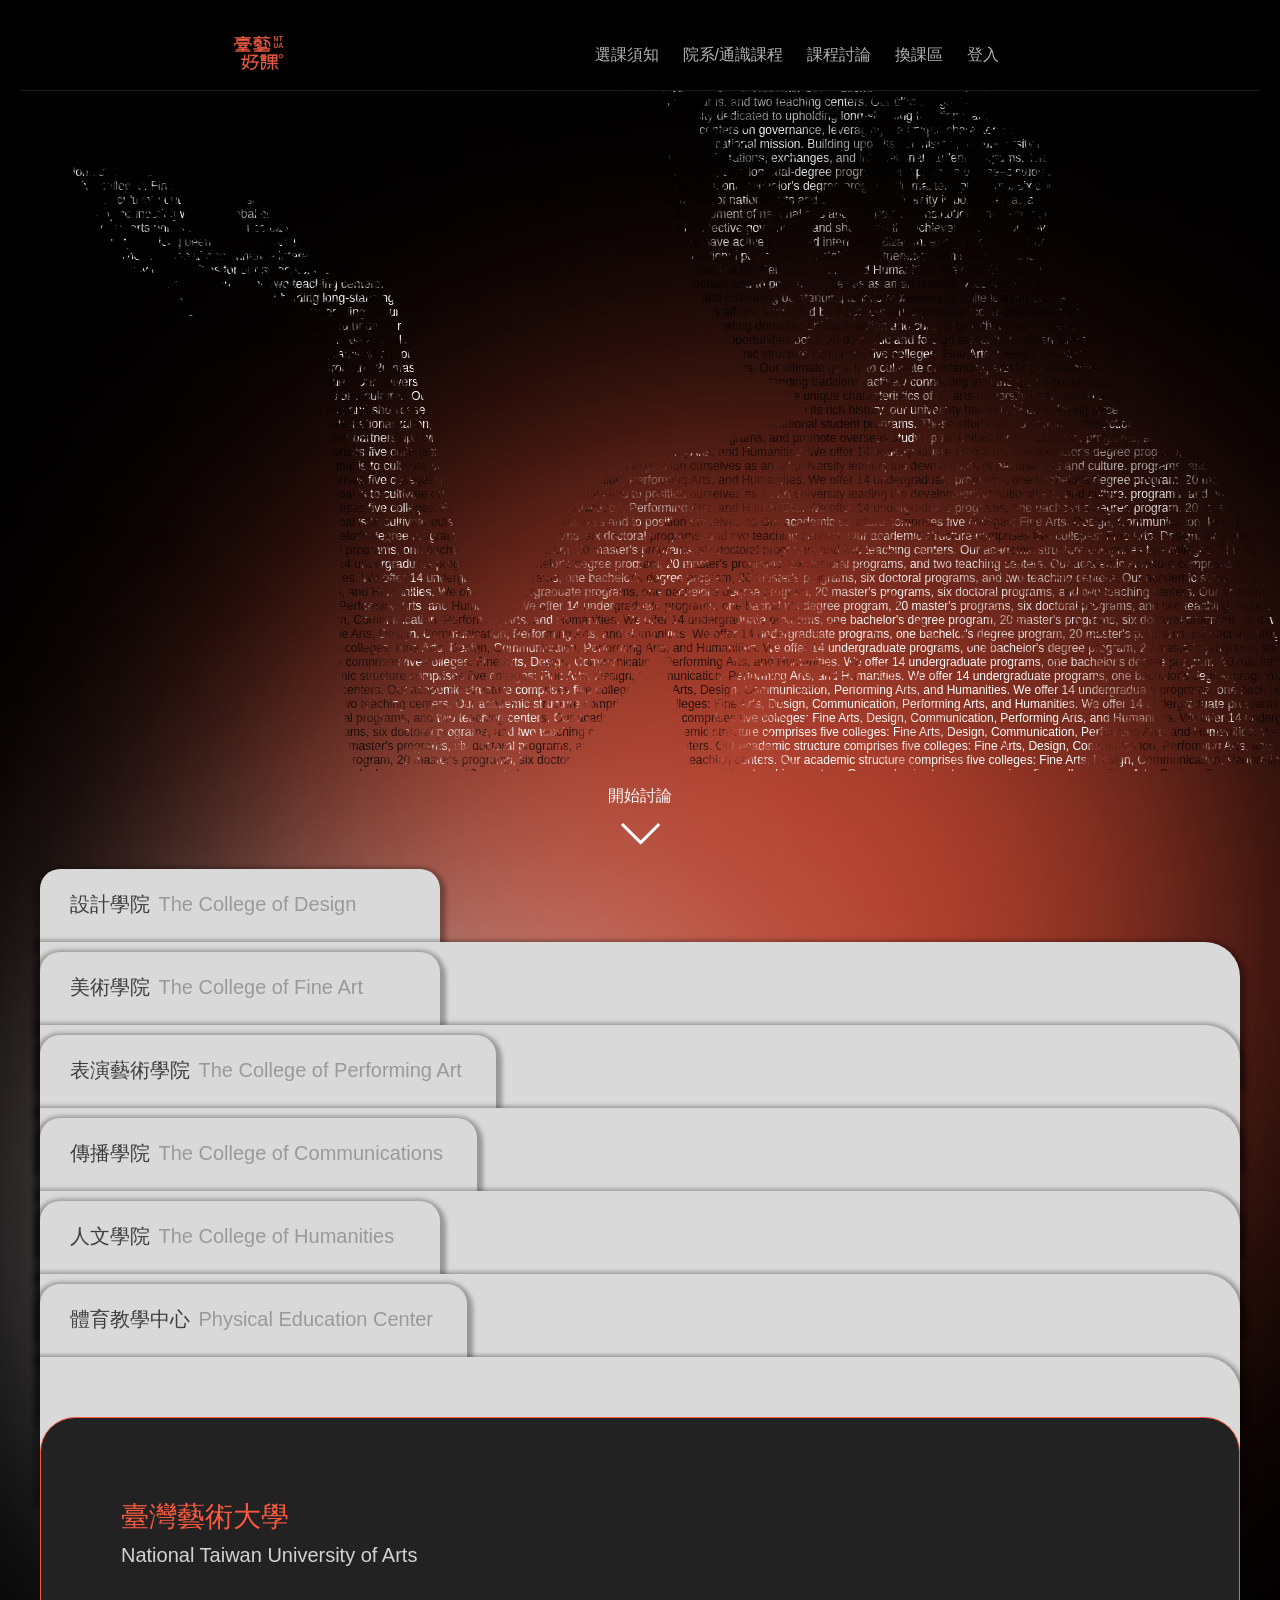
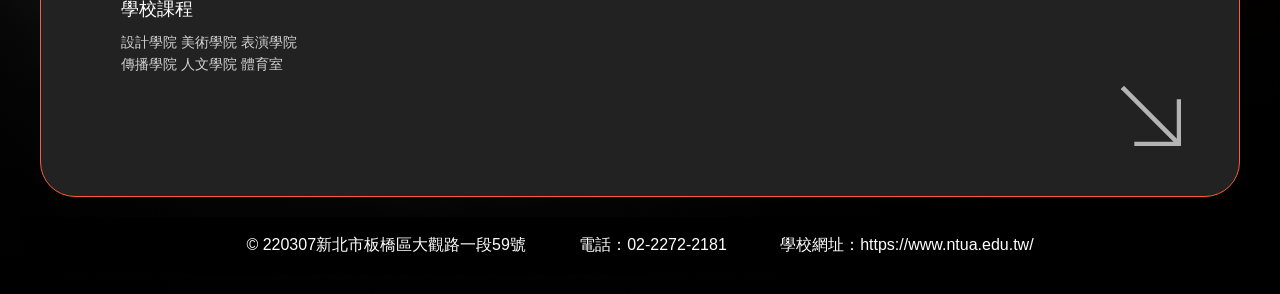
<file: 臺藝好課/index.html>
<!DOCTYPE html>
<html lang="en">
  <head>
    <meta charset="UTF-8" />
    <meta name="viewport" content="width=device-width, initial-scale=1.0" />
    <title>臺藝好課_0.0首頁</title>
    <link rel="stylesheet" href="./css/main.css" />
    <link rel="icon" href="./img/nav_pic.png"> 
  </head>
  <body>
    <header class="header">
      <div class="navbar-logo">
        <a href="index.html">
      <img src="./img/nav_pic.png">
    </a>
      </div>
      <div class="nav-container">
        <nav class="main-nav">
          <div class="nav-item">
            <a href="page_6.0.html" class="nav-link">選課須知</a>
          </div>

          <div class="nav-item">
            <a href="page_3.0.html" class="nav-link">院系/通識課程</a>
            <div class="dropdown">
              <a href="page_3.0.html" class="dropdown-item">設計學院</a>
              <a href="page_3.0.html" class="dropdown-item">美術學院</a>
              <a href="page_3.0.html" class="dropdown-item">傳播學院</a>
              <a href="page_3.0.html" class="dropdown-item">表演學院</a>
              <a href="page_3.0.html" class="dropdown-item">人文學院</a>
              <a href="page_3.0.html" class="dropdown-item">體育學院</a>
            </div>
          </div>
          <div class="nav-item">
            <a href="./page_3.2.html" class="nav-link">課程討論</a>
            <div class="dropdown">
              <a href="./page_1.1.html" class="dropdown-item">討論區</a>
              <a href="page_2.0.html" class="dropdown-item">最高評價</a>
              <a href="page_1.0.html" class="dropdown-item">熱門討論</a>
            </div>
          </div>
          <div class="nav-item">
              <a href="./page_4.0.html" class="nav-link">換課區</a>
              <div class="dropdown">
                <a href="./page_4.0.html" class="dropdown-item">許願</a>
                <a href="./page_4.1.html" class="dropdown-item">交換</a>
              </div>
            </div>
          <a href="page_5.0.html" class="nav-link">登入</a>
        </nav>

      </div>
    </header>

<!--下面是裸女-->

    <div class="nudewomen_words">
      Our university is positioned as an "art university dedicated to upholding
      long-standing traditions, actively connecting with the global community,
      and cultivating outstanding artistic professionals while leading the
      development of national arts and culture." Our institutional development
      plan centers on governance, leveraging the unique characteristics of an
      arts university to advance campus affairs, supported by a rigorous quality
      assurance mechanism to ensure effective governance and showcase the
      achievements of our university's educational mission. Building upon its
      rich history, our university has long been a driving force in fostering
      domestic artistic creation and cultural growth. In recent years, we have
      actively pursued internationalization, expanding global outreach,
      collaborations, exchanges, and international student programs. These
      efforts aim to enhance interaction opportunities between domestic and
      foreign students, broaden international perspectives, establish
      partnerships with sister institutions worldwide, develop dual-degree
      programs, and promote overseas study opportunities for our students. Our
      academic structure comprises five colleges: Fine Arts, Design,
      Communication, Performing Arts, and Humanities. We offer 14 undergraduate
      programs, one bachelor's degree program, 20 master's programs, six
      doctoral programs, and two teaching centers. Our ultimate goal is to
      cultivate outstanding artistic professionals and to position ourselves as
      an art university leading the development of national arts and culture.
      Our university is positioned as an "art university dedicated to upholding
      long-standing traditions, actively connecting with the global community,
      and cultivating outstanding artistic professionals while leading the
      development of national arts and culture." Our institutional development
      plan centers on governance, leveraging the unique characteristics of an
      arts university to advance campus affairs, supported by a rigorous quality
      assurance mechanism to ensure effective governance and showcase the
      achievements of our university's educational mission. Building upon its
      rich history, our university has long been a driving force in fostering
      domestic artistic creation and cultural growth. In recent years, we have
      actively pursued internationalization, expanding global outreach,
      collaborations, exchanges, and international student programs. These
      efforts aim to enhance interaction opportunities between domestic and
      foreign students, broaden international perspectives, establish
      partnerships with sister institutions worldwide, develop dual-degree
      programs, and promote overseas study opportunities for our students. Our
      academic structure comprises five colleges: Fine Arts, Design,
      Communication, Performing Arts, and Humanities. We offer 14 undergraduate
      programs, one bachelor's degree program, 20 master's programs, six
      doctoral programs, and two teaching centers. Our ultimate goal is to
      cultivate outstanding artistic professionals and to position ourselves as
      an art university leading the development of national arts and culture.
      Our university is positioned as an "art university dedicated to upholding
      long-standing traditions, actively connecting with the global community,
      and cultivating outstanding artistic professionals while leading the
      development of national arts and culture." Our institutional development
      plan centers on governance, leveraging the unique characteristics of an
      arts university to advance campus affairs, supported by a rigorous quality
      assurance mechanism to ensure effective governance and showcase the
      achievements of our university's educational mission. Building upon its
      rich history, our university has long been a driving force in fostering
      domestic artistic creation and cultural growth. In recent years, we have
      actively pursued internationalization, expanding global outreach,
      collaborations, exchanges, and international student programs. These
      efforts aim to enhance interaction opportunities between domestic and
      foreign students, broaden international perspectives, establish
      partnerships with sister institutions worldwide, develop dual-degree
      programs, and promote overseas study opportunities for our students. Our
      academic structure comprises five colleges: Fine Arts, Design,
      Communication, Performing Arts, and Humanities. We offer 14 undergraduate
      programs, one bachelor's degree program, 20 master's programs, six
      doctoral programs, and two teaching centers. Our ultimate goal is to
      cultivate outstanding artistic professionals and to position ourselves as
      an art university leading the development of national arts and culture.
      Our university is positioned as an "art university dedicated to upholding
      long-standing traditions, actively connecting with the global community,
      and cultivating outstanding artistic professionals while leading the
      development of national arts and culture." Our institutional development
      plan centers on governance, leveraging the unique characteristics of an
      arts university to advance campus affairs, supported by a rigorous quality
      assurance mechanism to ensure effective governance and showcase the
      achievements of our university's educational mission. Building upon its
      rich history, our university has long been a driving force in fostering
      domestic artistic creation and cultural growth. In recent years, we have
      actively pursued internationalization, expanding global outreach,
      collaborations, exchanges, and international student programs. These
      efforts aim to enhance interaction opportunities between domestic and
      foreign students, broaden international perspectives, establish
      partnerships with sister institutions worldwide, develop dual-degree
      programs, and promote overseas study opportunities for our students. Our
      academic structure comprises five colleges: Fine Arts, Design,
      Communication, Performing Arts, and Humanities. We offer 14 undergraduate
      programs, one bachelor's degree program, 20 master's programs, six
      doctoral programs, and two teaching centers. Our ultimate goal is to
      cultivate outstanding artistic professionals and to position ourselves as
      an art university leading the development of national arts and culture.
      Our university is positioned as an "art university dedicated to upholding
      long-standing traditions, actively connecting with the global community,
      and cultivating outstanding artistic professionals while leading the
      development of national arts and culture." Our institutional development
      plan centers on governance, leveraging the unique characteristics of an
      arts university to advance campus affairs, supported by a rigorous quality
      assurance mechanism to ensure effective governance and showcase the
      achievements of our university's educational mission. Building upon its
      rich history, our university has long been a driving force in fostering
      domestic artistic creation and cultural growth. In recent years, we have
      actively pursued internationalization, expanding global outreach,
      collaborations, exchanges, and international student programs. These
      efforts aim to enhance interaction opportunities between domestic and
      foreign students, broaden international perspectives, establish
      partnerships with sister institutions worldwide, develop dual-degree
      programs, and promote overseas study opportunities for our students.
      programs, and promote overseas study opportunities for our students. Our
      academic structure comprises five colleges: Fine Arts, Design,
      Communication, Performing Arts, and Humanities. We offer 14 undergraduate
      programs, one bachelor's degree program, 20 master's programs, six
      doctoral programs, and two teaching centers. Our ultimate goal is to
      cultivate outstanding artistic professionals and to position ourselves as
      an art university leading the development of national arts and culture.
      programs, and promote overseas study opportunities for our students. Our
      academic structure comprises five colleges: Fine Arts, Design,
      Communication, Performing Arts, and Humanities. We offer 14 undergraduate
      programs, one bachelor's degree program, 20 master's programs, six
      doctoral programs, and two teaching centers. Our ultimate goal is to
      cultivate outstanding artistic professionals and to position ourselves as
      an art university leading the development of national arts and culture.
      programs, and promote overseas study opportunities for our students. Our
      academic structure comprises five colleges: Fine Arts, Design,
      Communication, Performing Arts, and Humanities. We offer 14 undergraduate
      programs, one bachelor's degree program, 20 master's programs, six
      doctoral programs, and two teaching centers. Our ultimate goal is to
      cultivate outstanding artistic professionals and to position ourselves as
      Our academic structure comprises five colleges: Fine Arts, Design,
      Communication, Performing Arts, and Humanities. We offer 14 undergraduate
      programs, one bachelor's degree program, 20 master's programs, six
      doctoral programs, and two teaching centers. Our academic structure
      comprises five colleges: Fine Arts, Design, Communication, Performing
      Arts, and Humanities. We offer 14 undergraduate programs, one bachelor's
      degree program, 20 master's programs, six doctoral programs, and two
      teaching centers. Our academic structure comprises five colleges: Fine
      Arts, Design, Communication, Performing Arts, and Humanities. We offer 14
      undergraduate programs, one bachelor's degree program, 20 master's
      programs, six doctoral programs, and two teaching centers. Our academic
      structure comprises five colleges: Fine Arts, Design, Communication,
      Performing Arts, and Humanities. We offer 14 undergraduate programs, one
      bachelor's degree program, 20 master's programs, six doctoral programs,
      and two teaching centers. Our academic structure comprises five colleges:
      Fine Arts, Design, Communication, Performing Arts, and Humanities. We
      offer 14 undergraduate programs, one bachelor's degree program, 20
      master's programs, six doctoral programs, and two teaching centers. Our
      academic structure comprises five colleges: Fine Arts, Design,
      Communication, Performing Arts, and Humanities. We offer 14 undergraduate
      programs, one bachelor's degree program, 20 master's programs, six
      doctoral programs, and two teaching centers. Our academic structure
      comprises five colleges: Fine Arts, Design, Communication, Performing
      Arts, and Humanities. We offer 14 undergraduate programs, one bachelor's
      degree program, 20 master's programs, six doctoral programs, and two
      teaching centers. Our academic structure comprises five colleges: Fine
      Arts, Design, Communication, Performing Arts, and Humanities. We offer 14
      undergraduate programs, one bachelor's degree program, 20 master's
      programs, six doctoral programs, and two teaching centers. Our academic
      structure comprises five colleges: Fine Arts, Design, Communication,
      Performing Arts, and Humanities. We offer 14 undergraduate programs, one
      bachelor's degree program, 20 master's programs, six doctoral programs,
      and two teaching centers. Our academic structure comprises five colleges:
      Fine Arts, Design, Communication, Performing Arts, and Humanities. We
      offer 14 undergraduate programs, one bachelor's degree program, 20
      master's programs, six doctoral programs, and two teaching centers. Our
      academic structure comprises five colleges: Fine Arts, Design,
      Communication, Performing Arts, and Humanities. We offer 14 undergraduate
      programs, one bachelor's degree program, 20 master's programs, six
      doctoral programs, and two teaching centers. Our academic structure
      comprises five colleges: Fine Arts, Design, Communication, Performing
      Arts, and Humanities. We offer 14 undergraduate programs, one bachelor's
      degree program, 20 master's programs, six doctoral programs, and two
      teaching centers. Our academic structure comprises five colleges: Fine
      Arts, Design, Communication, Performing Arts, and Humanities. We offer 14
      undergraduate programs, one bachelor's degree program, 20 master's
      programs, six doctoral programs, and two teaching centers. Our academic
      structure comprises five colleges: Fine Arts, Design, Communication,
      Performing Arts, and Humanities. We offer 14 undergraduate programs, one
      bachelor's degree program, 20 master's programs, six doctoral programs,
      and two teaching centers. Our academic structure comprises five colleges:
      Fine Arts, Design, Communication, Performing Arts, and Humanities. We
      offer 14 undergraduate programs, one bachelor's degree program, 20
      master's programs, six doctoral programs, and two teaching centers. Our
      academic structure comprises five colleges: Fine Arts, Design,
      Communication, Performing Arts, and Humanities. We offer 14 undergraduate
      programs, one bachelor's degree program, 20 master's programs, six
      doctoral programs, and two teaching centers. Our academic structure
      comprises five colleges: Fine Arts, Design, Communication, Performing
      Arts, and Humanities. We offer 14 undergraduate programs, one bachelor's
      degree program, 20 master's programs, six doctoral programs, and two
      teaching centers. Our academic structure comprises five colleges: Fine
      Arts, Design, Communication, Performing Arts, and Humanities. We offer 14
      undergraduate programs, one bachelor's degree program, 20 master's
      programs, six doctoral programs, and two teaching centers. Our academic
      structure comprises five colleges: Fine Arts, Design, Communication,
      Performing Arts, and Humanities. We offer 14 undergraduate programs, one
      bachelor's degree program, 20 master's programs, six doctoral programs,
      and two teaching centers. Our academic structure comprises five colleges:
      Fine Arts, Design, Communication, Performing Arts, and Humanities. We
      offer 14 undergraduate programs, one bachelor's degree program, 20
      master's programs, six doctoral programs, and two teaching centers. Our
      academic structure comprises five colleges: Fine Arts, Design,
      Communication, Performing Arts, and Humanities. We offer 14 undergraduate
      programs, one bachelor's degree program, 20 master's programs, six
    </div>
    <div class="start_wrapper"  onclick="location.href='page_1.1.html';"  >開始討論</div>
    <div class="button_wrapper">
      <button onclick="location.href='page_1.1.html';" ><img src="./img/samll_up_Arrow.svg"></button>
    </div>

<!--上面是第一部分裸女-->

<!--下面是第二部分-檔案夾--->
<div class="folders-container">
  <div class="folder" data-college="design">
    <div class="tab-container">
      <div class="tab">
        <span class="zh">設計學院</span>
        <span class="en">The College of Design</span>
      </div>
    </div>
    <div class="content">
      <div class="yeah">
        <div class="departments">
          <div onclick="location.href='page_3.0.html';">院選修</div>
          <div onclick="location.href='page_3.0.html';">視覺傳達設計學系</div>
          <div onclick="location.href='page_3.0.html';">工藝設計學系</div>
          <div onclick="location.href='page_3.0.html';">多媒體動畫藝術學系</div>
        </div>
        <div class="description">
          本院是國內唯一藝術大學具有完整藝術與設計的系所之綜合性創造型與研究型學院，有卓越之學術條件可吸引國內外各界最優秀之師資及學生共同研究與學習。同時致力於學術、研究與產業、政策之結合，累積藝術、設計、科學、管理、資訊科技等各專業領域之教學及研究成果，已具備跨領域整合研究之堅實基礎。
        </div>
      </div>

      <div class="arrow01">
        <a href="./page_3.0.html" target="_blank">
          <img src="./img/indexx.arrow.svg" width="60" />
        </a>
      </div>
    </div>
  </div>

  <div class="folder" data-college="fine-art">
    <div class="tab-container">
      <div class="tab">
        <span class="zh">美術學院</span>
        <span class="en">The College of Fine Art</span>
      </div>
    </div>
    <div class="content">
      <div class="departments">
        <div onclick="location.href='page_3.0.html';">院選修</div>
        <div onclick="location.href='page_3.0.html';">美術學系</div>
        <div onclick="location.href='page_3.0.html';">書畫藝術學系</div>
        <div onclick="location.href='page_3.0.html';">雕塑學系</div>
        <div onclick="location.href='page_3.0.html';">古蹟藝術修護學系</div>
      </div>
      <div class="description">
        美術學院以視覺造形藝術為核心，建構以理論研究暨創作表現為目標之教育環境。注重傳統精神與現代發展趨勢，融會古今中外之學術精華，以培育優質之藝術理論、創作人才。時代隨著科學的發展，日新月異，在學術與藝術領域，仍然不能自外於社會的脈動，除了追求新知兼顧傳統價值與創新之外，美術學院的團隊必善盡以藝術服務社會，以提升藝術涵養，營造優質文化藝術氣質。
      </div>
      <div class="arrow01">
        <a href="./page_3.0.html" target="_blank">
          <img src="./img/indexx.arrow.svg" width="60" />
        </a>
      </div>
    </div>
  </div>

  <div class="folder" data-college="performing-art">
    <div class="tab-container">
      <div class="tab">
        <span class="zh">表演藝術學院</span>
        <span class="en">The College of Performing Art</span>
      </div>
    </div>
    <div class="content">
      <div class="departments">
        <div onclick="location.href='page_3.0.html';">院選修</div>
        <div onclick="location.href='page_3.0.html';">音樂學系</div>
        <div onclick="location.href='page_3.0.html';">中國音樂學系</div>
        <div onclick="location.href='page_3.0.html';">戲劇學系</div>
        <div onclick="location.href='page_3.0.html';">舞蹈學系</div>
      </div>
      <div class="description">
        秉持本校培育優秀表演、音樂、戲劇、舞蹈之教育方針，以及兼顧術德論陶冶完美品德；充分發展創意、智慧、思維、觀摩、體驗等專業課程之教學特質，並以創作力之發展、創新與分析能力、團隊與研究精神、國際視野與競爭方式，培養現代具有現能力之專業藝術人才為目標。
      </div>
      <div class="arrow01">
        <a href="./page_3.0.html" target="_blank">
          <img src="./img/indexx.arrow.svg" width="60" />
        </a>
      </div>
    </div>
  </div>

  <div class="folder" data-college="communications">
    <div class="tab-container">
      <div class="tab">
        <span class="zh">傳播學院</span>
        <span class="en">The College of Communications</span>
      </div>
    </div>
    <div class="content">
      <div class="departments">
        <div onclick="location.href='page_3.0.html';">院選修</div>
        <div onclick="location.href='page_3.0.html';">廣播電視學系</div>
        <div onclick="location.href='page_3.0.html';">電影學系</div>
      </div>
      <div class="description">
        傳播學院目前包含三個系所合一的學系及一個研究所：圖文傳播藝術學系與碩士班、廣播電是學系與碩士班、電影學系與碩士班及影音創作與數位媒體產業碩博士班。教學領域涵蓋藝術、傳媒與科技。和國內其他傳播學院比較，在社會、人文、資訊等面向外，特別著重傳播內容在藝術方面的表現，以及與科技之間的結合。
      </div>
      <div class="arrow01">
        <a href="./page_3.0.html" target="_blank">
          <img src="./img/indexx.arrow.svg" width="60" />
        </a>
      </div>
    </div>
  </div>

  <div class="folder" data-college="humanities">
    <div class="tab-container">
      <div class="tab">
        <span class="zh">人文學院</span>
        <span class="en">The College of Humanities</span>
      </div>
    </div>
    <div class="content">
      <div class="description">
        藝術學習與人文涵養原本即是互相發揚的，藝術固然有基本特質，但其相關能力，如創造力的激發、想像力的滿足、社會關懷與實踐能力以及和諧圓滿的追求等，卻有賴人文精神的蘊化。隨著二十一世紀的來臨，社會變遷、生態環境的改變、地球村的形成、藝術與科技的整合、多元文化，以及對各族群、社區文化的尊重，使藝術創作與文化涵育的結合更深，此乃本校設置人文學院的宏旨所在。
      </div>
      <div class="arrow01">
        <a href="./page_3.0.html" target="_blank">
          <img src="./img/indexx.arrow.svg" width="60" />
        </a>
      </div>
    </div>
  </div>

  <div class="folder" data-college="physical-education">
    <div class="tab-container">
      <div class="tab">
        <span class="zh">體育教學中心</span>
        <span class="en">Physical Education Center</span>
      </div>
    </div>
    <div class="content">
      <div class="description">
        透過運動可以凝聚學校的團結精神，運動競賽可以學習「堅持」和「自我激勵」，更能體會到勝負交替時的抗壓情境，遵守比賽一切之規則，學習運動家的精神與風度，希望在本室的努力下不斷的調整修正，讓校園更有活力及朝氣。讓藝術的學子們，擁有健康的身體，來面對挑戰各項專業領域上的高度競爭的環境。
      </div>
      <div class="arrow01">
        <a href="./page_3.0.html" target="_blank">
          <img src="./img/indexx.arrow.svg" width="60" />
        </a>
      </div>
    </div>
  </div>

  <div class="university-info">
    <div class="title">
      <h2>臺灣藝術大學</h2>
      <h3>National Taiwan University of Arts</h3>
    </div>
    <div class="courses">
      <h4>學校課程</h4>
      <p>
        設計學院 美術學院 表演學院<br />
        傳播學院 人文學院 體育室
      </p>
    </div>
    <div class="arrow01">
      <a href="./page_3.0.html" target="_blank">
        <img src="./img/indexx.arrow.svg" width="60" />
      </a>
    </div>
  </div>
</div>
<script src="./js/script.js"></script>


<!--上面是 檔案夾-->

<!--下面是第三部分--->



    <footer>
      <p>&copy; 220307新北市板橋區大觀路一段59號&nbsp;&nbsp;&nbsp;&nbsp;&nbsp;&nbsp;&nbsp;&nbsp;&nbsp;&nbsp;&nbsp;&nbsp;電話：02-2272-2181&nbsp;&nbsp;&nbsp;&nbsp;&nbsp;&nbsp;&nbsp;&nbsp;&nbsp;&nbsp;&nbsp;&nbsp;學校網址：https://www.ntua.edu.tw/</p>
    </footer>
  


  </body>
</html>
</file>
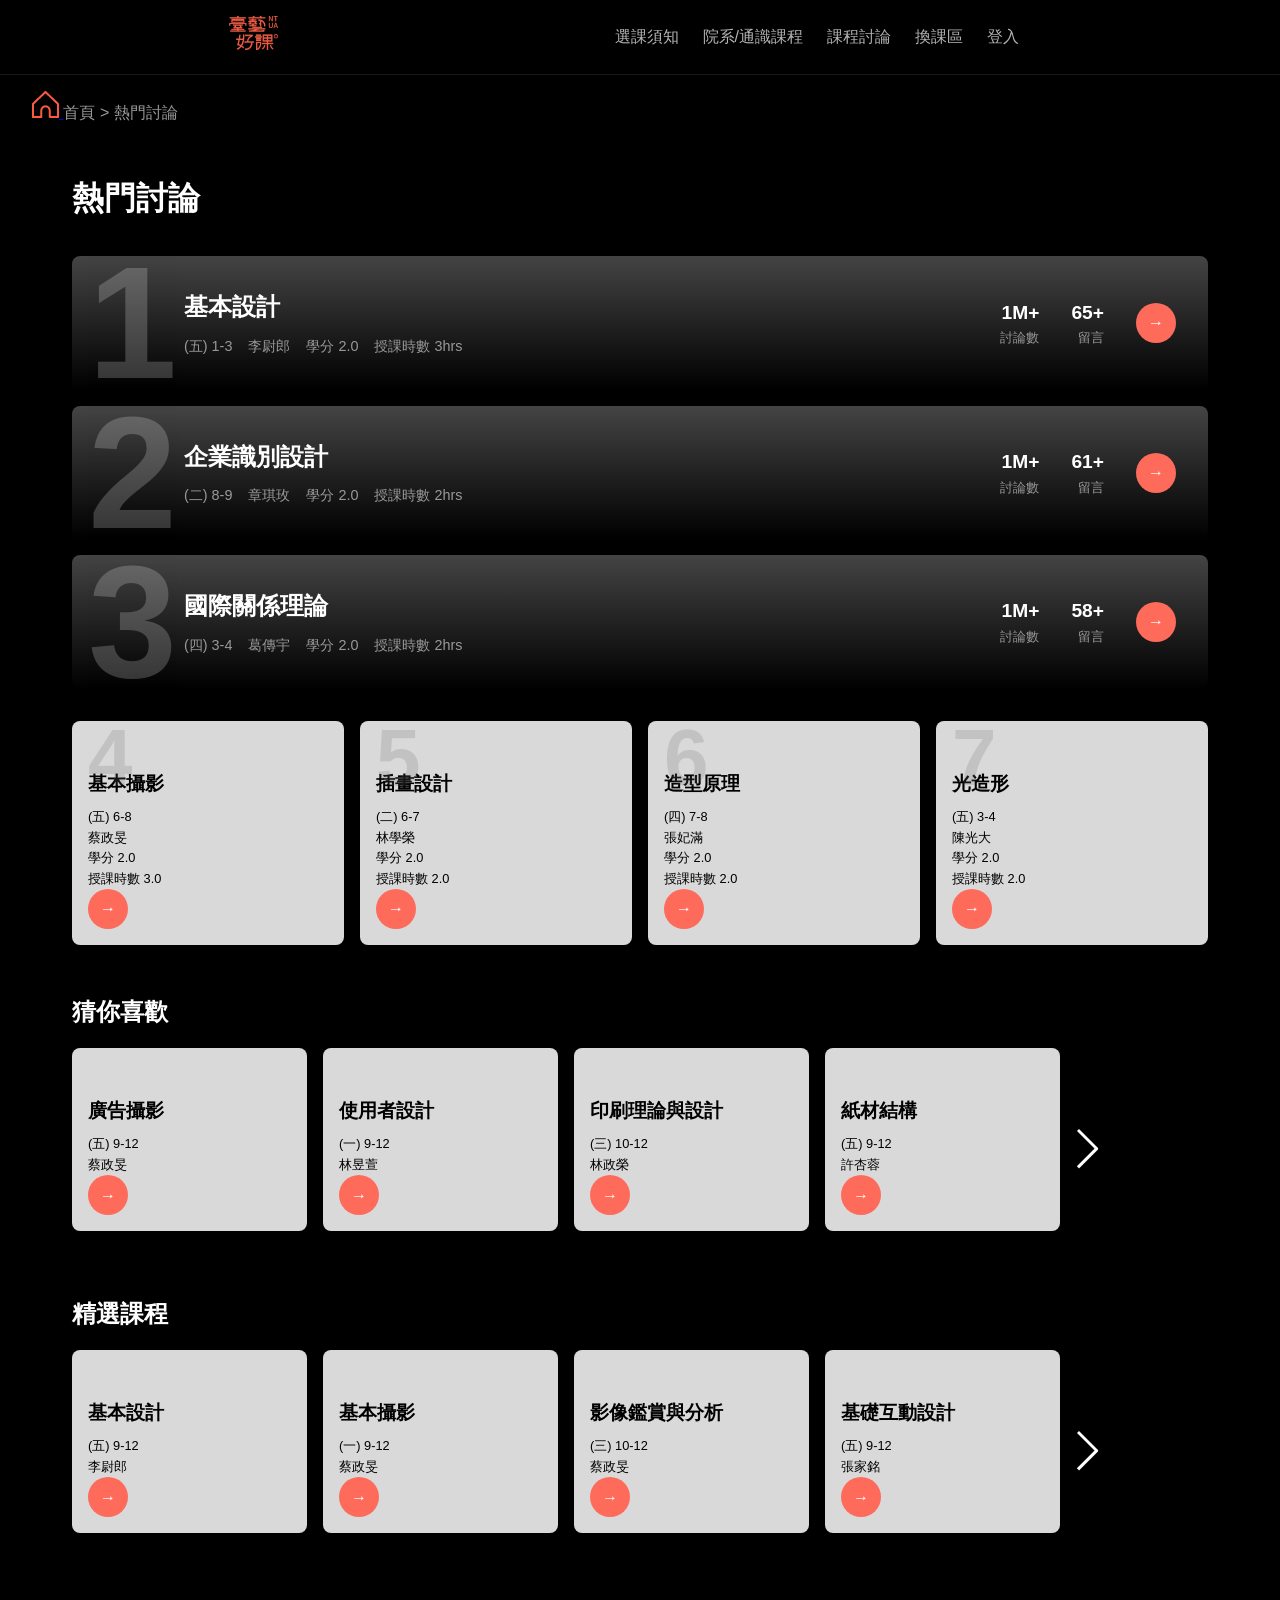
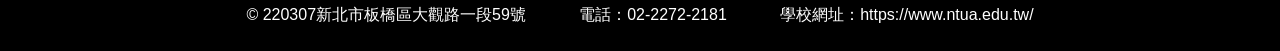
<file: 臺藝好課/page_1.0.html>
<!DOCTYPE html>
<html lang="zh">
<head>
    <meta charset="UTF-8">
    <meta name="viewport" content="width=device-width, initial-scale=1.0">
    <title>臺藝好課-1.0熱門討論</title>
    <link rel="icon" href="./img/nav_pic.png"> 
<style>
    :root {
    --accent-color: #FF6B5B;
    --bg-dark: #1A1A1A;
    --bg-card: #2A2A2A;
    --text-light: #FFFFFF;
    --text-secondary: #999999;
}

* {
    margin: 0;
    padding: 0;
    box-sizing: border-box;
}

body {
    font-family: -apple-system, BlinkMacSystemFont, "Segoe UI", Roboto, sans-serif;
    background-color: #000000;
    color: var(--text-light);
    line-height: 1.6;
    padding-top: 70px;
}
.container {
max-width: 1200px;
margin: 0 auto;
padding: 0px 300px;
}

:root {
--primary-color: #ff5d5d;
--background-gradient: linear-gradient(to bottom, rgba(0,0,0), rgba(0, 0, 0));
--text-color: #ffffff;
--input-bg: #ffffff;
--card-bg: linear-gradient(
to top,
rgba(0, 0, 0, 0.1),
rgba(0, 0, 0, 0.3)
);
}

body,
html {
margin: 0;
padding: 0;
font-family: Arial, sans-serif;
background: var(--background-gradient);
min-height: 100vh;
}

.header {
  display: flex;
  justify-content: space-between;
  align-items: center;
  padding: 1rem 1.5rem;
  border-bottom: 1px solid rgba(255, 255, 255, 0.1);
  position: sticky; /* 或用 position: fixed; */
  top: 0; /* 将导航栏固定到页面顶部 */
  z-index: 1000; /* 确保导航栏始终在前面 */
  background-color: rgba(0, 0, 0, 0.5);
  }
  
  .logo {
  font-size: 1.5rem;
  font-weight: bold;
  color: var(--primary-color);
  }
  
  .navbar-logo {
    margin-left: 205px;
  }

  .navbar-logo img {
    width: 50%;
    height: 50%;
  }

  .nav-container {
  display: flex;
  align-items: center;
  margin-right: 205px;
  }
  
  .main-nav {
  display: flex;
  gap: 1.5rem;
  margin-right: 2rem;
  }
  
  .nav-item {
  position: relative;
  }
  
  .nav-link {
  color: rgba(255, 255, 255, 0.7);
  text-decoration: none;
  transition: color 0.3s;
  }
  
  .nav-link:hover {
  color: var(--text-color);
  }
  
  .dropdown {
  position: absolute;
  top: 100%;
  left: 0;
  width: 200px;
  background-color: #000000;
  border-radius: 4px;
  box-shadow: 0 2px 10px rgba(0, 0, 0, 0.1);
  opacity: 0;
  visibility: hidden;
  transition: opacity 0.3s, visibility 0.3s;
  }
  
  .nav-item:hover .dropdown {
  opacity: 1;
  visibility: visible;
  }
  
  .dropdown-item {
  display: block;
  padding: 0.5rem 1rem;
  color: rgba(166, 166, 166, 0.7);
  text-decoration: none;
  transition: background-color 0.3s;
  }
  
  .dropdown-item:hover {
  background-color: #444;
  color: #ffffff;
  }
  
  .search-container {
  position: relative;
  width: 16rem;
  }
  
  .search-input {
  width: 100%;
  padding: 0.5rem 1rem 0.5rem 2.5rem;
  border-radius: 9999px;
  border: 1px solid rgba(255, 255, 255, 0.1);
  background-color: rgba(255, 255, 255, 0.1);
  color: var(--text-color);
  }
  
  .search-icon {
  position: absolute;
  left: 0.75rem;
  top: 50%;
  transform: translateY(-50%);
  color: rgba(255, 255, 255, 0.5);
  }
  
.breadcrumb {
    padding: 1rem 2rem;
    color: var(--text-secondary);
}

.container {
    max-width: 1200px;
    margin: 0 auto;
    padding: 2rem;
}

.section-title {
    font-size: 2rem;
    margin-bottom: 2rem;
}

.course-grid {
    display: flex;
    flex-direction: column;
    gap: 1rem;
}

.course-card {
    background: linear-gradient(to top, rgb(0,0,0,0.5), rgba(135, 135, 135, 0.5));
    backdrop-filter: blur(10%);
    border-color: #fff;
    border-width: 1px;
    border-radius: 8px;
    padding: 2rem;
    display: flex;
    justify-content: space-between;
    align-items: center;
    position: relative;
    overflow: hidden;
}

.course-card:hover{
    background: linear-gradient(to top, rgb(0,0,0,0.5), rgba(255, 81, 6, 0.5));
}
.course-number {
    font-size: 10rem;
    font-weight: bold;
    opacity: 0.2;
    position: absolute;
    left: 1rem;
    top: 50%;
    transform: translateY(-50%);
}

.course-content {
    margin-left: 5rem;
}

.course-title {
    font-size: 1.5rem;
    margin-bottom: 0.5rem;
}

.course-details {
    color: var(--text-secondary);
    font-size: 0.9rem;
    display: flex;
    gap: 1rem;
}

.course-stats {
    display: flex;
    align-items: center;
    gap: 2rem;
}

.stat {
    text-align: right;
}

.stat-value {
    font-size: 1.2rem;
    font-weight: bold;
}

.stat-label {
    color: var(--text-secondary);
    font-size: 0.8rem;
}

.arrow-button {
    background-color: var(--accent-color);
    color: white;
    width: 40px;
    height: 40px;
    border-radius: 50%;
    display: flex;
    align-items: center;
    justify-content: center;
    cursor: pointer;
    transition: transform 0.2s;
}

.arrow-button:hover {
    transform: scale(1.1);
}


.small-course-grid {
    display: grid;
    grid-template-columns: repeat(auto-fit, minmax(250px, 1fr));
    gap: 1rem;
    margin-top: 2rem;
}

.small-course-card {
    background-color: #d9d9d9;
    border-width: 1px;
    border-radius: 8px;
    padding: 1rem;
    position: relative;
}

.small-course-number {
    color: #6c6c6c;
    font-size: 5rem;
    font-weight: bold;
    opacity: 0.2;
    position: absolute;
    left: 1rem;
    top: 0.5rem;
    margin-top: -35px;
}

.small-course-content {
    margin-top: 2rem;
}

.small-course-title {
    font-size: 1.2rem;
    margin-bottom: 0.5rem;
    color: #000;
}

.small-course-details {
    color: #000;
    font-size: 0.8rem;
}

.section-title-secondary {
    font-size: 1.5rem;
    margin-top: 3rem;
    margin-bottom: 1rem;
}

.course-row {
    display: flex;
    overflow-x: auto;
    gap: 1rem;
    padding-bottom: 1rem;
}

.course-column {
    flex: 0 0 auto;
    width: 235px;
}

footer {
  background-color: black;  /* 黑色底色 */
  color: white;             /* 白色文字 */
  text-align: center;       /* 文字置中 */
  padding: 5px 0;          /* 上下內邊距 */        /* 固定在頁面底部 */
  bottom: 0;
  width: 100%;              /* 佔滿整個頁面寬度 */
  height: 70px;
}

footer p {
  margin: 16px 0px;
}


@media (max-width: 768px) {
    .course-card, .small-course-card {
        flex-direction: column;
        align-items: flex-start;
        gap: 1rem;
    }

    .course-stats {
        flex-direction: column;
        align-items: flex-start;
        gap: 0.5rem;
    }

    .course-content, .small-course-content {
        margin-left: 0;
        margin-top: 2rem;
    }

    .course-number, .small-course-number {
        top: 1rem;
        transform: none;
    }
}
</style>



</head>
<body>
    <header class="header">
        <div class="navbar-logo">
          <a href="index.html">
        <img src="./img/nav_pic.png">
      </a>
        </div>
        <div class="nav-container">
          <nav class="main-nav">
            <div class="nav-item">
              <a href="page_6.0.html" class="nav-link">選課須知</a>
            </div>
  
            <div class="nav-item">
              <a href="page_3.0.html" class="nav-link">院系/通識課程</a>
              <div class="dropdown">
                <a href="page_3.0.html" class="dropdown-item">設計學院</a>
                <a href="page_3.0.html" class="dropdown-item">美術學院</a>
                <a href="page_3.0.html" class="dropdown-item">傳播學院</a>
                <a href="page_3.0.html" class="dropdown-item">表演學院</a>
                <a href="page_3.0.html" class="dropdown-item">人文學院</a>
                <a href="page_3.0.html" class="dropdown-item">體育學院</a>
              </div>
            </div>
            <div class="nav-item">
              <a href="./page_3.2.html" class="nav-link">課程討論</a>
              <div class="dropdown">
                <a href="./page_1.1.html" class="dropdown-item">討論區</a>
                <a href="page_2.0.html" class="dropdown-item">最高評價</a>
                <a href="page_1.0.html" class="dropdown-item">熱門討論</a>
              </div>
            </div>
            <div class="nav-item">
                <a href="./page_4.0.html" class="nav-link">換課區</a>
                <div class="dropdown">
                  <a href="./page_4.0.html" class="dropdown-item">許願</a>
                  <a href="./page_4.1.html" class="dropdown-item">交換</a>
                </div>
              </div>
            <a href="page_5.0.html" class="nav-link">登入</a>
          </nav>
  
        </div>
      </header>
    <div class="breadcrumb">
        <a href="./index.html" class="breadcrumb-item">
            <img src="./img/home.png" alt="Home Icon" />
          </a> <span>首頁</span> &gt; <span>熱門討論</span>
    </div>

    <main class="container">
        <h1 class="section-title">熱門討論</h1>
        
        <div class="course-grid">
            <div class="course-card">
                <div class="course-number">1</div>
                <div class="course-content">
                    <h2 class="course-title">基本設計</h2>
                    <div class="course-details">
                        <span>(五) 1-3</span>
                        <span>李尉郎</span>
                        <span>學分 2.0</span>
                        <span>授課時數 3hrs</span>
                    </div>
                </div>
                <div class="course-stats">
                    <div class="stat">
                        <div class="stat-value">1M+</div>
                        <div class="stat-label">討論數</div>
                    </div>
                    <div class="stat">
                        <div class="stat-value">65+</div>
                        <div class="stat-label">留言</div>
                    </div>
                    <div class="arrow-button">→</div>
                </div>
            </div>

            <div class="course-card">
                <div class="course-number">2</div>
                <div class="course-content">
                    <h2 class="course-title">企業識別設計</h2>
                    <div class="course-details">
                        <span>(二) 8-9</span>
                        <span>章琪玫</span>
                        <span>學分 2.0</span>
                        <span>授課時數 2hrs</span>
                    </div>
                </div>
                <div class="course-stats">
                    <div class="stat">
                        <div class="stat-value">1M+</div>
                        <div class="stat-label">討論數</div>
                    </div>
                    <div class="stat">
                        <div class="stat-value">61+</div>
                        <div class="stat-label">留言</div>
                    </div>
                    <div class="arrow-button">→</div>
                </div>
            </div>

            <div class="course-card">
                <div class="course-number">3</div>
                <div class="course-content">
                    <h2 class="course-title">國際關係理論</h2>
                    <div class="course-details">
                        <span>(四) 3-4</span>
                        <span>葛傳宇</span>
                        <span>學分 2.0</span>
                        <span>授課時數 2hrs</span>
                    </div>
                </div>
                <div class="course-stats">
                    <div class="stat">
                        <div class="stat-value">1M+</div>
                        <div class="stat-label">討論數</div>
                    </div>
                    <div class="stat">
                        <div class="stat-value">58+</div>
                        <div class="stat-label">留言</div>
                    </div>
                    <div class="arrow-button">→</div>
                </div>
            </div>
        </div>

        <div class="small-course-grid">
            <div class="small-course-card">
                <div class="small-course-number">4</div>
                <div class="small-course-content">
                    <h3 class="small-course-title">基本攝影</h3>
                    <div class="small-course-details">
                        <div>(五) 6-8</div>
                        <div>蔡政旻</div>
                        <div>學分 2.0</div>
                        <div>授課時數 3.0</div>
                    </div>
                </div>
                <div class="arrow-button">→</div>
            </div>

            <div class="small-course-card">
                <div class="small-course-number">5</div>
                <div class="small-course-content">
                    <h3 class="small-course-title">插畫設計</h3>
                    <div class="small-course-details">
                        <div>(二) 6-7</div>
                        <div>林學榮</div>
                        <div>學分 2.0</div>
                        <div>授課時數 2.0</div>
                    </div>
                </div>
                <div class="arrow-button">→</div>
            </div>

            <div class="small-course-card">
                <div class="small-course-number">6</div>
                <div class="small-course-content">
                    <h3 class="small-course-title">造型原理</h3>
                    <div class="small-course-details">
                        <div>(四) 7-8</div>
                        <div>張妃滿</div>
                        <div>學分 2.0</div>
                        <div>授課時數 2.0</div>
                    </div>
                </div>
                <div class="arrow-button">→</div>
            </div>

            <div class="small-course-card">
                <div class="small-course-number">7</div>
                <div class="small-course-content">
                    <h3 class="small-course-title">光造形</h3>
                    <div class="small-course-details">
                        <div>(五) 3-4</div>
                        <div>陳光大</div>
                        <div>學分 2.0</div>
                        <div>授課時數 2.0</div>
                    </div>
                </div>
                <div class="arrow-button">→</div>
            </div>
        </div>

        <h2 class="section-title-secondary">猜你喜歡</h2>
        <div class="course-row">
            <div class="course-column">
                <div class="small-course-card">
                    <div class="small-course-content">
                        <h3 class="small-course-title">廣告攝影</h3>
                        <div class="small-course-details">
                            <div>(五) 9-12</div>
                            <div>蔡政旻</div>
                        </div>
                    </div>
                    <div class="arrow-button">→</div>
                </div>
            </div>
            <div class="course-column">
                <div class="small-course-card">
                    <div class="small-course-content">
                        <h3 class="small-course-title">使用者設計</h3>
                        <div class="small-course-details">
                            <div>(一) 9-12</div>
                            <div>林昱萱 </div>
                        </div>
                    </div>
                    <div class="arrow-button">→</div>
                </div>
            </div>
            <div class="course-column">
                <div class="small-course-card">
                    <div class="small-course-content">
                        <h3 class="small-course-title">印刷理論與設計</h3>
                        <div class="small-course-details">
                            <div>(三) 10-12</div>
                            <div>林政榮</div>
                        </div>
                    </div>
                    <div class="arrow-button">→</div>
                </div>

            </div>
            <div class="course-column">
                <div class="small-course-card">
                    <div class="small-course-content">
                        <h3 class="small-course-title">紙材結構</h3>
                        <div class="small-course-details">
                            <div>(五) 9-12</div>
                            <div>許杏蓉</div>
                        </div>
                    </div>
                    <div class="arrow-button">→</div>
                </div>
            </div>
            <div class="png" >
                <img src="./img/right_Arrow.png">
                <style>
                    div .png {
                        margin-right: 100px;
                        margin-top: 80px;
                    }
                  </style>
            </div>
        </div>
        <h2 class="section-title-secondary">精選課程</h2>
        <div class="course-row">
            <div class="course-column">
                <div class="small-course-card">
                    <div class="small-course-content">
                        <h3 class="small-course-title">基本設計</h3>
                        <div class="small-course-details">
                            <div>(五) 9-12</div>
                            <div>李尉郎</div>
                        </div>
                    </div>
                    <div class="arrow-button">→</div>
                </div>
            </div>
            <div class="course-column">
                <div class="small-course-card">
                    <div class="small-course-content">
                        <h3 class="small-course-title">基本攝影</h3>
                        <div class="small-course-details">
                            <div>(一) 9-12</div>
                            <div>蔡政旻</div>
                        </div>
                    </div>
                    <div class="arrow-button">→</div>
                </div>
            </div>
            <div class="course-column">
                <div class="small-course-card">
                    <div class="small-course-content">
                        <h3 class="small-course-title">影像鑑賞與分析</h3>
                        <div class="small-course-details">
                            <div>(三) 10-12</div>
                            <div>蔡政旻</div>
                        </div>
                    </div>
                    <div class="arrow-button">→</div>
                </div>
            </div>
            <div class="course-column">
                <div class="small-course-card">
                    <div class="small-course-content">
                        <h3 class="small-course-title">基礎互動設計</h3>
                        <div class="small-course-details">
                            <div>(五) 9-12</div>
                            <div>張家銘</div>
                        </div>
                    </div>
                    <div class="arrow-button">→</div>
                </div>
            </div>
            <div class="png" >
                <img src="./img/right_Arrow.png">
                <style>
                    div .png {
                        margin-right: 100px;
                        margin-top: 80px;
                    }
                  </style>
            </div>
        </div>
    </main>

    <footer>
        <p>&copy; 220307新北市板橋區大觀路一段59號&nbsp;&nbsp;&nbsp;&nbsp;&nbsp;&nbsp;&nbsp;&nbsp;&nbsp;&nbsp;&nbsp;&nbsp;電話：02-2272-2181&nbsp;&nbsp;&nbsp;&nbsp;&nbsp;&nbsp;&nbsp;&nbsp;&nbsp;&nbsp;&nbsp;&nbsp;學校網址：https://www.ntua.edu.tw/</p>
      </footer>



</body>
</html>
</file>
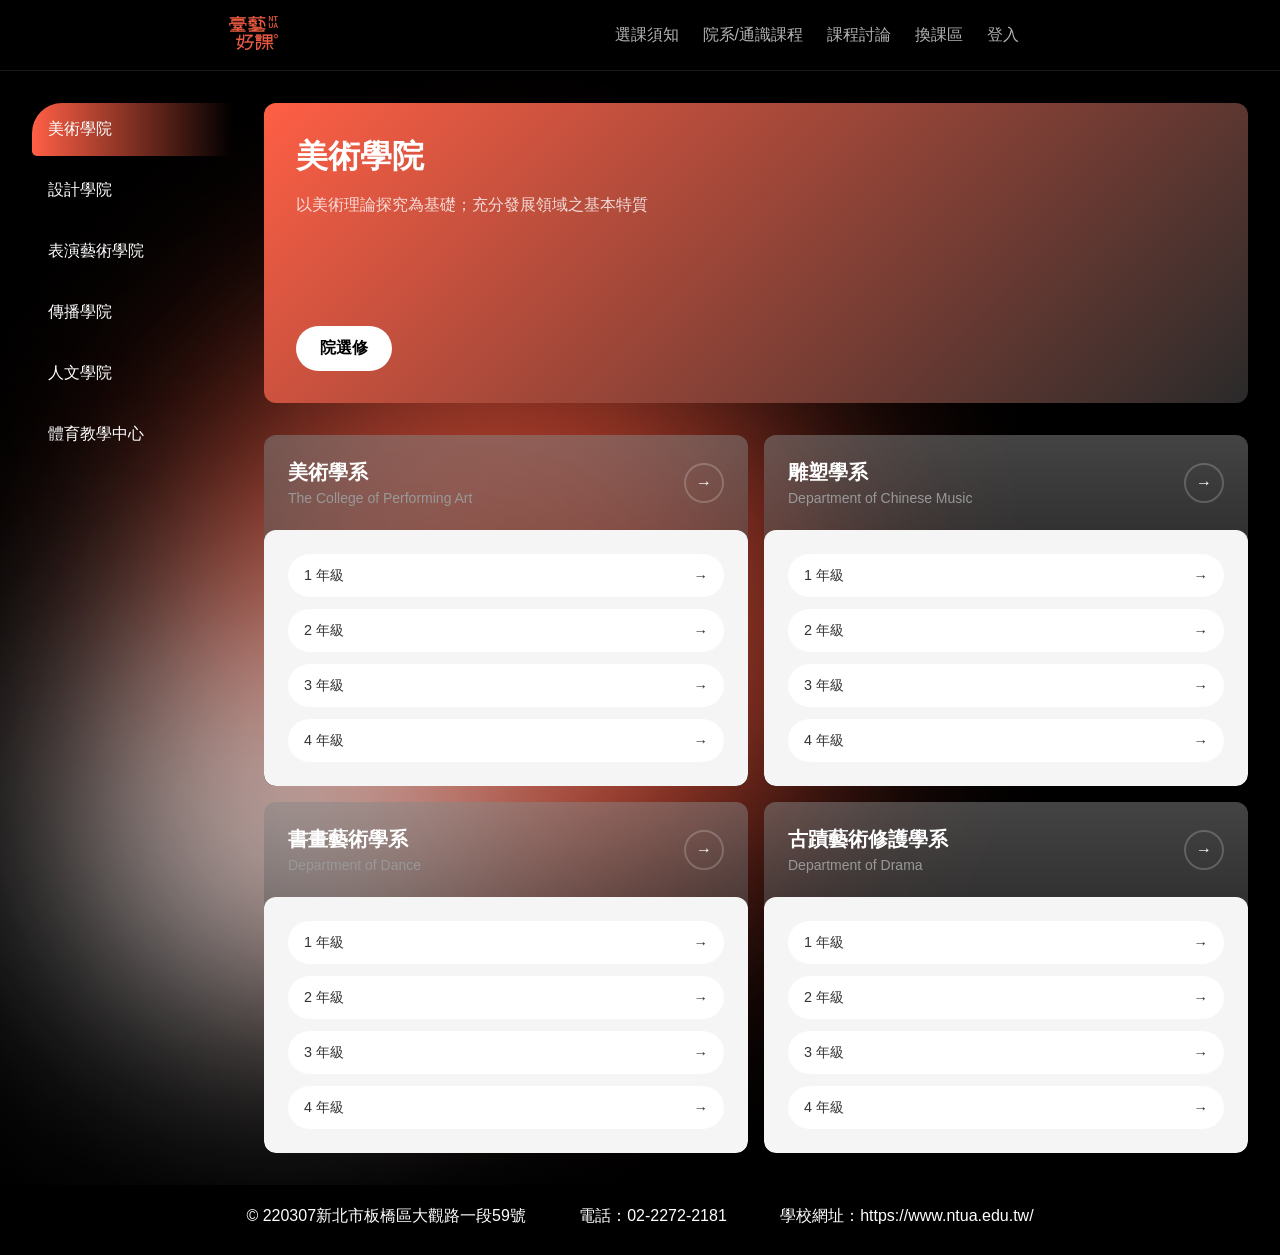
<file: 臺藝好課/page_3.0.html>
<!DOCTYPE html>
<html lang="zh-TW">
<head>
    <meta charset="UTF-8">
    <meta name="viewport" content="width=device-width, initial-scale=1.0">
    <title>臺藝好課-3.0院系/通識課程</title>

    <link rel="icon" href="./img/nav_pic.png"> 
<style>
    
* {
    margin: 0;
    padding: 0;
    box-sizing: border-box;
    font-family: -apple-system, BlinkMacSystemFont, "Segoe UI", Roboto, sans-serif;
}

body {
    background-color: #000;
    color: #fff;
    min-height: 100vh;
}

.header {
  display: flex;
  justify-content: space-between;
  align-items: center;
  padding: 1rem 1.5rem;
  border-bottom: 1px solid rgba(255, 255, 255, 0.1);
  position: sticky; /* 或用 position: fixed; */
  top: 0; /* 将导航栏固定到页面顶部 */
  z-index: 1000; /* 确保导航栏始终在前面 */
  background-color: rgba(0, 0, 0, 0.5);
  }
  
  .logo {
  font-size: 1.5rem;
  font-weight: bold;
  color: var(--primary-color);
  }
  
  .navbar-logo {
    margin-left: 205px;
  }

  .navbar-logo img {
    width: 50%;
    height: 50%;
  }

  .nav-container {
  display: flex;
  align-items: center;
  margin-right: 205px;
  }
  
  .main-nav {
  display: flex;
  gap: 1.5rem;
  margin-right: 2rem;
  }
  
  .nav-item {
  position: relative;
  }
  
  .nav-link {
  color: rgba(255, 255, 255, 0.7);
  text-decoration: none;
  transition: color 0.3s;
  }
  
  .nav-link:hover {
  color: var(--text-color);
  }
  
  .dropdown {
  position: absolute;
  top: 100%;
  left: 0;
  width: 200px;
  background-color: #000000;
  border-radius: 4px;
  box-shadow: 0 2px 10px rgba(0, 0, 0, 0.1);
  opacity: 0;
  visibility: hidden;
  transition: opacity 0.3s, visibility 0.3s;
  }
  
  .nav-item:hover .dropdown {
  opacity: 1;
  visibility: visible;
  }
  
  .dropdown-item {
  display: block;
  padding: 0.5rem 1rem;
  color: rgba(166, 166, 166, 0.7);
  text-decoration: none;
  transition: background-color 0.3s;
  }
  
  .dropdown-item:hover {
  background-color: #444;
  color: #ffffff;
  }
  
  .search-container {
  position: relative;
  width: 16rem;
  }
  
  .search-input {
  width: 100%;
  padding: 0.5rem 1rem 0.5rem 2.5rem;
  border-radius: 9999px;
  border: 1px solid rgba(255, 255, 255, 0.1);
  background-color: rgba(255, 255, 255, 0.1);
  color: var(--text-color);
  }
  
  .search-icon {
  position: absolute;
  left: 0.75rem;
  top: 50%;
  transform: translateY(-50%);
  color: rgba(255, 255, 255, 0.5);
  }
.main-content {
    padding: 2rem;
}

.content-wrapper {
    display: flex;
    gap: 2rem;
}

.sidebar {
    width: 200px;
    flex-shrink: 0;
}

.sidebar-menu {
    list-style: none;
}

.sidebar-menu li {
    padding: 1rem;
    margin-bottom: 0.5rem;
    cursor: pointer;
    transition: background-color 0.3s;
}

.sidebar-menu li.active {
    background: linear-gradient(to right, #ff5f45, transparent);
    border-radius: 30px 0px 0px 5px;
}

.main-area {
    flex-grow: 1;
    display: flex;
    flex-direction: column;
    gap: 2rem;
}

.featured-card {
    background: linear-gradient(135deg, #ff5f45 0%, #2a2a2a 100%);
    border-radius: 12px;
    padding: 2rem;
    display: flex;
    flex-direction: column;
    justify-content: space-between;
    min-height: 300px;
}

.featured-content {
    max-width: 100%;
}

.featured-title {
    font-size: 2rem;
    margin-bottom: 1rem;
}

.featured-description {
    font-size: 1rem;
    margin-bottom: 1.5rem;
    opacity: 0.8;
}

.featured-button {
    background-color: #fff;
    color: #000;
    padding: 0.75rem 1.5rem;
    border-radius: 100px;
    text-decoration: none;
    font-weight: bold;
    transition: background-color 0.3s, color 0.3s;
    align-self: flex-start;
}

.featured-button:hover {
    background-color: #000;
    color: #fff;
}

.department-grid {
    display: grid;
    grid-template-columns: repeat(2, 1fr);
    gap: 1rem;
}

.department-card {
    background: linear-gradient(to top, rgb(0,0,0,0.5), rgba(135, 135, 135, 0.5));
    border-radius: 12px;
    overflow: hidden;
    position: relative;
}

.department-card:hover{
    background: linear-gradient(to top, rgb(0,0,0,0.5), rgba(255, 81, 6, 0.5));
}

.department-header {
    padding: 1.5rem;
    display: flex;
    justify-content: space-between;
    align-items: center;
}

.department-title {
    flex-grow: 1;
}

.department-title h2 {
    font-size: 1.25rem;
    margin-bottom: 0.25rem;
}

.department-title p {
    color: #999;
    font-size: 0.875rem;
}

.arrow-icon {
    width: 40px;
    height: 40px;
    border: 2px solid rgba(255, 255, 255, 0.2);
    border-radius: 50%;
    display: flex;
    align-items: center;
    justify-content: center;
}

.department-content {
    background: #f5f5f5;
    padding: 1.5rem;
    border-radius: 12px;
}

.year-list {
    list-style: none;
    display: grid;
    gap: 0.75rem;
}

.year-item {
    background: #fff;
    padding: 0.75rem 1rem;
    border-radius: 100px;
    display: flex;
    justify-content: space-between;
    align-items: center;
    color: #333;
}

.year-item span {
    font-size: 0.9rem;
}

.music-card {
    background: linear-gradient(135deg, #ff5f45 0%, #2a2a2a 100%);
}

.dance-card {
    background: linear-gradient(135deg, #ff8f70 0%, #2a2a2a 100%);
}

.drama-card {
    background: linear-gradient(135deg, #2a2a2a 0%, #2a2a2a 100%);
}

footer {
  background-color: black;  /* 黑色底色 */
  color: white;             /* 白色文字 */
  text-align: center;       /* 文字置中 */
  padding: 5px 0;          /* 上下內邊距 */        /* 固定在頁面底部 */
  bottom: 0;
  width: 100%;              /* 佔滿整個頁面寬度 */
  height: 70px;
}

footer p {
  margin: 16px 0px;
}

@media (max-width: 1024px) {
    .content-wrapper {
        flex-direction: column;
    }

    .sidebar {
        width: 100%;
    }

    .department-grid {
        grid-template-columns: 1fr;
    }
}

@media (max-width: 768px) {
    .featured-card {
        text-align: center;
    }

    .featured-button {
        align-self: center;
    }
}

</style>


</head>
<body>
    <div class="bg">
        <a href="index.html">
            <img src="./img/bg.png">
          </a>
        <style>
            .bg {
                position: fixed;
                top: 0;
                left: -50;
                bottom: 20;
                right: 0;
                z-index: -999;
            }
            .bg img {
                min-height: 100%;
                width: 100%;
            }
        </style>
    </div>
    <header class="header">
        <div class="navbar-logo">
          <a href="index.html">
        <img src="./img/nav_pic.png">
      </a>
        </div>
        <div class="nav-container">
          <nav class="main-nav">
            <div class="nav-item">
              <a href="page_6.0.html" class="nav-link">選課須知</a>
            </div>
  
            <div class="nav-item">
              <a href="page_3.0.html" class="nav-link">院系/通識課程</a>
              <div class="dropdown">
                <a href="page_3.0.html" class="dropdown-item">設計學院</a>
                <a href="page_3.0.html" class="dropdown-item">美術學院</a>
                <a href="page_3.0.html" class="dropdown-item">傳播學院</a>
                <a href="page_3.0.html" class="dropdown-item">表演學院</a>
                <a href="page_3.0.html" class="dropdown-item">人文學院</a>
                <a href="page_3.0.html" class="dropdown-item">體育學院</a>
              </div>
            </div>
            <div class="nav-item">
              <a href="./page_3.2.html" class="nav-link">課程討論</a>
              <div class="dropdown">
                <a href="./page_1.1.html" class="dropdown-item">討論區</a>
                <a href="page_2.0.html" class="dropdown-item">最高評價</a>
                <a href="page_1.0.html" class="dropdown-item">熱門討論</a>
              </div>
            </div>
            <div class="nav-item">
                <a href="./page_4.0.html" class="nav-link">換課區</a>
                <div class="dropdown">
                  <a href="./page_4.0.html" class="dropdown-item">許願</a>
                  <a href="./page_4.1.html" class="dropdown-item">交換</a>
                </div>
              </div>
            <a href="page_5.0.html" class="nav-link">登入</a>
          </nav>
  
        </div>
      </header>

    <main class="main-content">
        <div class="content-wrapper">
            <aside class="sidebar">
                <ul class="sidebar-menu">
                    <li class="active" data-id="performing-arts">美術學院</li>
                    <li data-id="design">設計學院</li>
                    <li data-id="fine-arts">表演藝術學院</li>
                    <li data-id="communication">傳播學院</li>
                    <li data-id="humanities">人文學院</li>
                    <li data-id="physical-education">體育教學中心 </li>
                </ul>
            </aside>

            <div class="main-area">
                <div id="featured-card" class="featured-card">
                    <!-- Dynamic featured card content will be inserted here -->
                </div>

                <div id="department-content" class="department-grid" onclick="location.href='page_3.1.html';" >
                    <!-- Dynamic department content will be inserted here -->
                </div>
            </div>
        </div>
    </main>

    <footer>
        <p>&copy; 220307新北市板橋區大觀路一段59號&nbsp;&nbsp;&nbsp;&nbsp;&nbsp;&nbsp;&nbsp;&nbsp;&nbsp;&nbsp;&nbsp;&nbsp;電話：02-2272-2181&nbsp;&nbsp;&nbsp;&nbsp;&nbsp;&nbsp;&nbsp;&nbsp;&nbsp;&nbsp;&nbsp;&nbsp;學校網址：https://www.ntua.edu.tw/</p>
      </footer>

    <script>
        const departmentContent = {
            'performing-arts': {
                featured: {
                    title: '美術學院',
                    description: '以美術理論探究為基礎；充分發展領域之基本特質',
                    buttonText: '院選修'
                },
                departments: [
                    {
                        title: '美術學系',
                        subtitle: 'The College of Performing Art',
                        years: ['1 年級', '2 年級', '3 年級', '4 年級']
                    },
                    {
                        title: '雕塑學系',
                        subtitle: 'Department of Chinese Music',
                        years: ['1 年級', '2 年級', '3 年級', '4 年級']
                    },
                    {
                        title: '書畫藝術學系',
                        subtitle: 'Department of Dance',
                        years: ['1 年級', '2 年級', '3 年級', '4 年級']
                    },
                    {
                        title: '古蹟藝術修護學系',
                        subtitle: 'Department of Drama',
                        years: ['1 年級', '2 年級', '3 年級', '4 年級']
                    }
                ]
            },
            'design': {
                featured: {
                    title: '設計學院',
                    description: '學習如何運用創新設計思維來解決複雜問題，並將理論付諸實踐。本課程將激發你的創意潛能。',
                    buttonText: '院選修'
                },
                departments: [
                    {
                        title: '視覺傳達設計學系',
                        subtitle: 'The College of Design',
                        years: ['1 年級', '2 年級', '3 年級', '4 年級']
                    },
                    {
                        title: '工藝設計學系',
                        subtitle: 'Department of Visual Communication Design',
                        years: ['1 年級', '2 年級', '3 年級', '4 年級']
                    },
                    {
                        title: '多媒體動畫藝術學系',
                        subtitle: 'Department of Crafts and Design',
                        years: ['1 年級', '2 年級', '3 年級', '4 年級']
                    }
                ]
            },
            'fine-arts': {
                featured: {
                    title: '表演藝術學院',
                    description: '以表演藝術理論探究為基礎；充分發展戲劇、音樂、國樂、舞蹈各專業領域之基本特質',
                    buttonText: '院選修'
                },
                departments: [
                    {
                        title: '戲劇學系',
                        subtitle: 'The College of Fine Arts',
                        years: ['1 年級', '2 年級', '3 年級', '4 年級']
                    },
                    {
                        title: '音樂學系',
                        subtitle: 'Department of Fine Arts',
                        years: ['1 年級', '2 年級', '3 年級', '4 年級']
                    },
                    {
                        title: '中國音樂學系',
                        subtitle: 'Department of Calligraphy and Painting Arts',
                        years: ['1 年級', '2 年級', '3 年級', '4 年級']
                    },
                    {
                        title: '舞蹈學系',
                        subtitle: 'Department of Fine Arts',
                        years: ['1 年級', '2 年級', '3 年級', '4 年級']
                    }
                ]
            },
            'communication': {
                featured: {
                    title: '傳播學院',
                    description: '探討數位媒體如何塑造現代社會，學習運用媒體工具產生積極的社會影響。本課程將為你開啟新的視野。',
                    buttonText: '院選修'
                },
                departments: [
                    {
                        title: '傳播學院',
                        subtitle: 'The College of Communication',
                        years: ['1 年級', '2 年級', '3 年級', '4 年級']
                    },
                    {
                        title: '圖文傳播藝術學系',
                        subtitle: 'Department of Graphic Communication Arts',
                        years: ['1 年級', '2 年級', '3 年級', '4 年級']
                    },
                    {
                        title: '廣播電視學系',
                        subtitle: 'Department of Radio and Television',
                        years: ['1 年級', '2 年級', '3 年級', '4 年級']
                    }
                ]
            },
            'humanities': {
                featured: {
                    title: '人文學院',
                    description: '培養跨文化理解能力，建立全球化視野。本課程將幫助你在多元文化的世界中游刃有餘。',
                    buttonText: '總覽'
                },
                departments: [
                {
                        title: '社會',
                        subtitle: 'Graduate School of Arts Management and Cultural Policy',
                        years: ['1 年級', '2/3/4 年級']
                    },
                    {
                        title: '自然與科技',
                        subtitle: 'Graduate School of Arts Management and Cultural Policy',
                        years: ['1 年級', '2/3/4 年級']
                    },
                    {
                        title: '人文',
                        subtitle: 'Graduate School of Arts and Humanities Instruction',
                        years: ['1 年級', '2/3/4 年級']
                    }
                ]
            },
            'physical-education': {
                featured: {
                    title: '體育室熱門課程：運動科學與身心健康',
                    description: '了解運動科學原理，學習如何通過運動提升身心健康。本課程將為你的健康生活方式奠定基礎。',
                    buttonText: '總覽'
                },
                departments: [
                {
                        title: '一般體育',
                        subtitle: 'General Physical Education',
                        years: ['1 年級', '2/3/4 年級']
                    },
                    {
                        title: '一般體育',
                        subtitle: 'General Physical Education',
                        years: ['1 年級', '2/3/4 年級']
                    },
                    {
                        title: '專項運動',
                        subtitle: 'Specialized Sports',
                        years: ['1 年級', '2/3/4 年級']
                    }
                ]
            }
        };

        function createFeaturedCard(featured) {
            return `
                <div class="featured-content">
                    <h1 class="featured-title">${featured.title}</h1>
                    <p class="featured-description">${featured.description}</p>
                </div>
                <a href="#" class="featured-button">${featured.buttonText}</a>
            `;
        }

        function createDepartmentCard(department) {
            const card = document.createElement('div');
            card.className = 'department-card';

            const header = document.createElement('div');
            header.className = 'department-header';

            const title = document.createElement('div');
            title.className = 'department-title';
            title.innerHTML = `<h2>${department.title}</h2><p>${department.subtitle}</p>`;

            const arrow = document.createElement('div');
            arrow.className = 'arrow-icon';
            arrow.textContent = '→';

            header.appendChild(title);
            header.appendChild(arrow);

            const content = document.createElement('div');
            content.className = 'department-content';

            if (department.content) {
                content.innerHTML = `<p>${department.content}</p><p>${department.contentEn}</p>`;
            } else if (department.years) {
                const yearList = document.createElement('ul');
                yearList.className = 'year-list';
                department.years.forEach(year => {
                    const yearItem = document.createElement('li');
                    yearItem.className = 'year-item';
                    yearItem.innerHTML = `<span>${year}</span><span>→</span>`;
                    yearList.appendChild(yearItem);
                });
                content.appendChild(yearList);
            }

            card.appendChild(header);
            card.appendChild(content);

            return card;
        }

        function updateContent(departmentId) {
            const featuredCard = document.getElementById('featured-card');
            featuredCard.innerHTML = createFeaturedCard(departmentContent[departmentId].featured);

            const contentArea = document.getElementById('department-content');
            contentArea.innerHTML = '';

            departmentContent[departmentId].departments.forEach(department => {
                contentArea.appendChild(createDepartmentCard(department));
            });
        }

        document.querySelector('.sidebar-menu').addEventListener('click', function(e) {
            if (e.target.tagName === 'LI') {
                document.querySelectorAll('.sidebar-menu li').forEach(item => item.classList.remove('active'));
                e.target.classList.add('active');
                updateContent(e.target.dataset.id);
            }
        });

        // Initialize with the first menu item's content
        updateContent('performing-arts');
    </script>
</body>
</html>
</file>
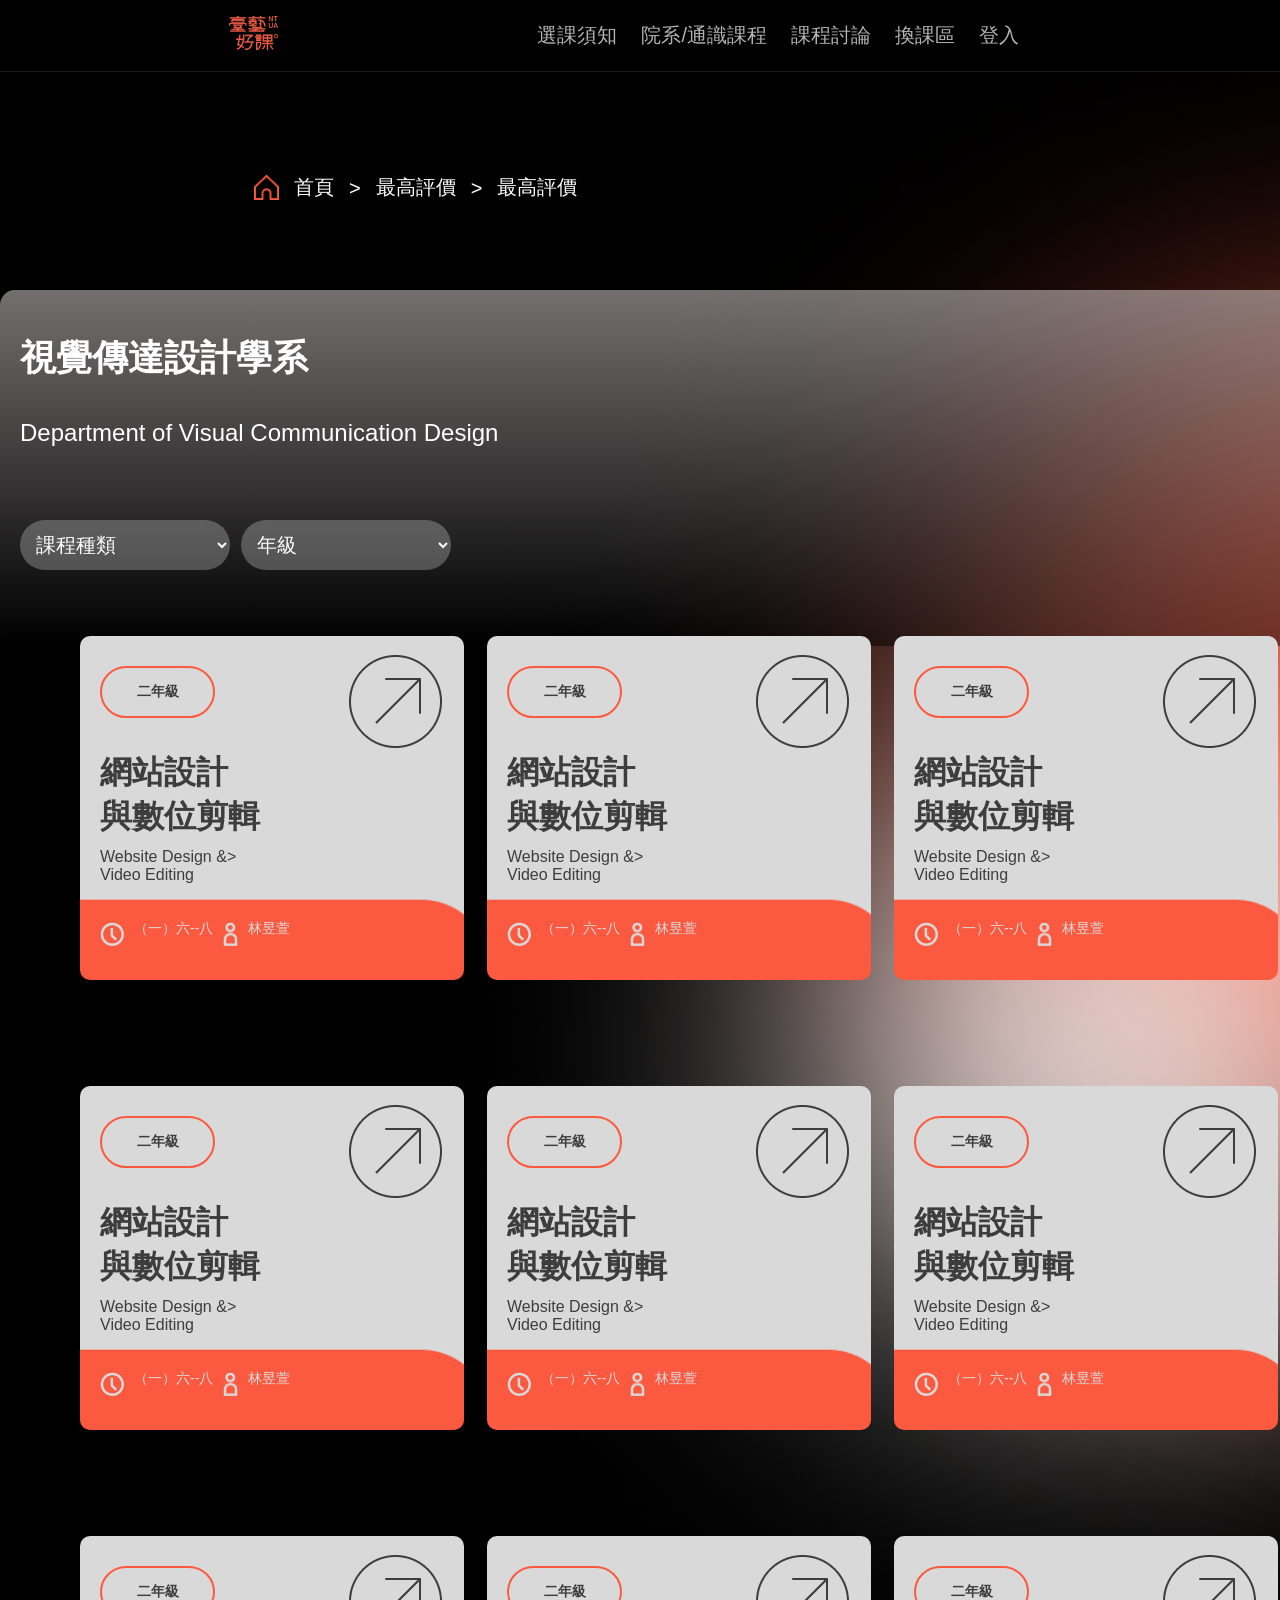
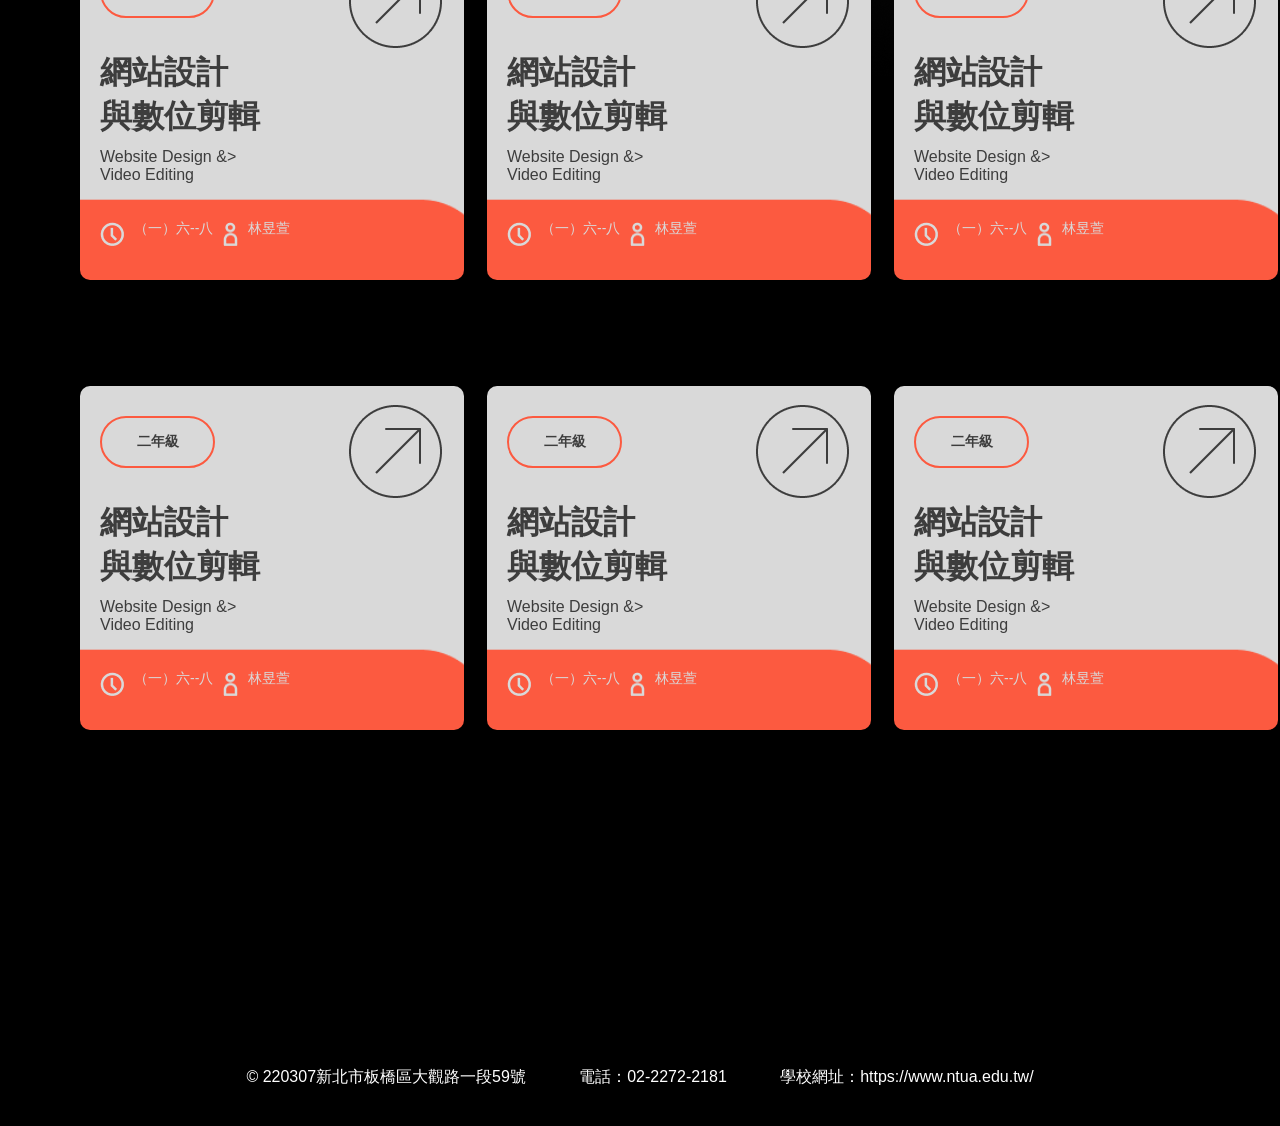
<file: 臺藝好課/page_3.1.html>
<!DOCTYPE html>
<html lang="en">
  <head>
    <meta charset="UTF-8" />
    <meta name="viewport" content="width=device-width, initial-scale=1.0" />
    <title>臺藝好課-3.1</title>

    <link rel="icon" href="./img/nav_pic.png"> 

<style>
  body {
  margin: 0;
  height: 100vh;
}
.Background {
  position: absolute;
  top: 0;
  left: 0;
  width: 100%;
  height: 100%;
  object-fit: cover;
  z-index: -1;
}
body {
  background-color: black;
  font-family: "Noto Sans TC", sans-serif;
}

a {
  color: #ffffff;
  text-decoration: none;
  font-size: 20px;
}

body {
  font-family: "Noto Sans TC", sans-serif;
}
.header {
  display: flex;
  justify-content: space-between;
  align-items: center;
  padding: 1rem 1.5rem;
  border-bottom: 1px solid rgba(255, 255, 255, 0.1);
  position: sticky; /* 或用 position: fixed; */
  top: 0; /* 将导航栏固定到页面顶部 */
  z-index: 1000; /* 确保导航栏始终在前面 */
  background-color: rgba(0, 0, 0, 0.5);
  }
  
  .logo {
  font-size: 1.5rem;
  font-weight: bold;
  color: var(--primary-color);
  }
  
  .navbar-logo {
    margin-left: 205px;
  }

  .navbar-logo img {
    width: 50%;
    height: 50%;
  }

  .nav-container {
  display: flex;
  align-items: center;
  margin-right: 205px;
  }
  
  .main-nav {
  display: flex;
  gap: 1.5rem;
  margin-right: 2rem;
  }
  
  .nav-item {
  position: relative;
  }
  
  .nav-link {
  color: rgba(255, 255, 255, 0.7);
  text-decoration: none;
  transition: color 0.3s;
  }
  
  .nav-link:hover {
  color: var(--text-color);
  }
  
  .dropdown {
  position: absolute;
  top: 100%;
  left: 0;
  width: 200px;
  background-color: #000000;
  border-radius: 4px;
  box-shadow: 0 2px 10px rgba(0, 0, 0, 0.1);
  opacity: 0;
  visibility: hidden;
  transition: opacity 0.3s, visibility 0.3s;
  }
  
  .nav-item:hover .dropdown {
  opacity: 1;
  visibility: visible;
  }
  
  .dropdown-item {
  display: block;
  padding: 0.5rem 1rem;
  color: rgba(166, 166, 166, 0.7);
  text-decoration: none;
  transition: background-color 0.3s;
  }
  
  .dropdown-item:hover {
  background-color: #242424;
  color: #ffffff;
  }
  
  .search-container {
  position: relative;
  width: 16rem;
  }
  
  .search-input {
  width: 100%;
  padding: 0.5rem 1rem 0.5rem 2.5rem;
  border-radius: 9999px;
  border: 1px solid rgba(255, 255, 255, 0.1);
  background-color: rgba(255, 255, 255, 0.1);
  color: var(--text-color);
  }
  
  .search-icon {
  position: absolute;
  left: 0.75rem;
  top: 50%;
  transform: translateY(-50%);
  color: rgba(255, 255, 255, 0.5);
  }
  /*header*/
.discuss_bread-item img {
  width: 25px;
  height: 25px;
  margin-right: 15px;
  margin-left: 0;
}
.discuss_bread {
  display: flex;
  align-items: center;
  font-size: 14px;
  margin-bottom: 53px;
  margin-top: 82px;
  max-width: 1200px;
  margin-left: 234px;
  margin-right: auto;
  padding: 0 20px;
}
.department {
  margin-left: 0px;

  margin: 0 auto;
  padding: 0 20px;
  background: linear-gradient(rgba(230, 222, 222, 0.5), rgba(0, 0, 0, 0.5));

  height: 356px;

  width: 1320px;

  border-radius: 15px;
  cursor: pointer;
}

.discuss_bread-item {
  display: flex;
  align-items: center;
  text-decoration: none;
  color: #ffffff;
  margin-right: 15px;
}

.discuss_bread-separator {
  margin-right: 15px;
  font-size: 20px;
  line-height: 1;
  color: #ffffff;
}

.discuss_bread a:last-child,
.discuss_bread-separator:last-child {
  margin-right: 0;
}

.department-name {
  font-size: 36px;
  font-weight: 600;
  color: #ffffff;
  padding-top: 44px;
}
.department-english {
  font-size: 24px;
  margin-top: 6px;
  color: #ffffff;
}
.select-group {
  display: flex;
  gap: 11px;
}
.comment_option-style {
  padding: 10px;
  border-radius: 70px;
  border: none;
  margin-top: 49px;
  color: #fff;
  font-size: 20px;
  font-family: "Noto Sans TC", sans-serif;
  height: 50px;
  width: 210px;
  background-color: rgba(217, 217, 217, 0.3);
  padding: 6px 12px;
  line-height: 2.2;
}

.comment_option-style option {
  padding: 8px 12px;
  background-color: #000000;
  color: #ffffff;
  font-size: 14px;
}
.comment-container {
  display: flex;
  flex-direction: column;
  width: calc(33.33% - 56px);
  margin-right: 42px;
  margin-bottom: 20px;
}

.comment_course {
  position: relative;
  width: 100%; /* 改為響應式寬度 */
  max-width: 387px; /* 添加最大寬度以保持原始尺寸 */
  height: 304px;
  border-radius: 10px;
  background-image: url("./img/comment_course.png");
  background-size: cover;
  background-position: center;
  background-repeat: no-repeat;
  padding: 20px;
  margin-top: 66px;
}

.text-1,
.text-2,
.text-3 {
  position: relative;
  color: #3d3d3d;
  z-index: 1;
}

.text-1 {
  font-size: 14px;
  font-weight: 600;
  padding: 5px 10px;
  border: 2px solid #fc5a40;
  border-radius: 50px;
  margin-bottom: 33px;
  display: flex;
  justify-content: center;
  align-items: center;
  width: 91px;
  height: 38px;
  margin-top: 10px;
  text-align: center;
}
.text-2 {
  font-size: 32px;
  font-weight: 600;
  margin-bottom: 5px;
}

.text-3 {
  font-size: 16px;
  padding-bottom: 10px;
  margin-top: 9px;
}

.arrow {
  position: absolute;
  top: 19px;
  right: 22px;
  width: auto;
  height: auto;
}
.bottom-row {
  display: flex;
  align-items: center;
  gap: 10px;
  color: #d9d9d9;
}

.text-4,
.text-5 {
  margin-top: 12px;
}
.bottom-row img {
  height: 24px;
  width: auto;
  margin-top: 12px;
}

.bottom-row p {
  margin: 0;
  font-size: 14px;
  line-height: 1.5;
}
.comment-container-wrapper {
  display: flex;
  flex-wrap: wrap;
  justify-content: flex-start;
  gap: 20px;
  justify-content: space-between;
  max-width: 1200px;
  margin: 0 auto;
  padding: 0 20px;
}

.comment-container {
  display: flex;
  flex-direction: column;
  width: calc(33.33% - 56px);
  margin-right: 42px;
  margin-bottom: 20px;
}

.page_midd {
  display: flex;
  flex-direction: column;
  align-items: center;
  width: 100%;
  padding-top: 20px;
}

.centered-content {
  max-width: 1200px;
  margin: 0 auto;
  padding: 0 20px;
}
.cards {
  display: flex;
  flex-wrap: wrap;
  gap: 20px;
  width: 100%;
}

footer {
  background-color: black;  /* 黑色底色 */
  color: white;             /* 白色文字 */
  text-align: center;       /* 文字置中 */
  padding: 5px 0;          /* 上下內邊距 */        /* 固定在頁面底部 */
  bottom: 0;
  width: 100%;              /* 佔滿整個頁面寬度 */
  height: 70px;
  margin-top: 2000px;
}

footer p {
  margin: 16px 0px;
}

</style>

  </head>
  <body>
    <div class="Background">
      <img src="./img/comment_bg.png" alt="Background" />
    </div>
    <div class="container">
      <header class="header">
        <div class="navbar-logo">
          <a href="index.html">
        <img src="./img/nav_pic.png">
      </a>
        </div>
        <div class="nav-container">
          <nav class="main-nav">
            <div class="nav-item">
              <a href="page_6.0.html" class="nav-link">選課須知</a>
            </div>
  
            <div class="nav-item">
              <a href="page_3.0.html" class="nav-link">院系/通識課程</a>
              <div class="dropdown">
                <a href="page_3.0.html" class="dropdown-item">設計學院</a>
                <a href="page_3.0.html" class="dropdown-item">美術學院</a>
                <a href="page_3.0.html" class="dropdown-item">傳播學院</a>
                <a href="page_3.0.html" class="dropdown-item">表演學院</a>
                <a href="page_3.0.html" class="dropdown-item">人文學院</a>
                <a href="page_3.0.html" class="dropdown-item">體育學院</a>
              </div>
            </div>
            <div class="nav-item">
              <a href="./page_3.2.html" class="nav-link">課程討論</a>
              <div class="dropdown">
                <a href="./page_1.1.html" class="dropdown-item">討論區</a>
                <a href="page_2.0.html" class="dropdown-item">最高評價</a>
                <a href="page_1.0.html" class="dropdown-item">熱門討論</a>
              </div>
            </div>
            <div class="nav-item">
                <a href="./page_4.0.html" class="nav-link">換課區</a>
                <div class="dropdown">
                  <a href="./page_4.0.html" class="dropdown-item">許願</a>
                  <a href="./page_4.1.html" class="dropdown-item">交換</a>
                </div>
              </div>
            <a href="page_5.0.html" class="nav-link">登入</a>
          </nav>
  
        </div>
      </header>
      <div class="page_midd">
        <div class="discuss_bread">
          <a href="#" class="discuss_bread-item">
            <img src="./img/comment_home .png" alt="Home Icon" />
            <span>首頁</span>
          </a>
          <span class="discuss_bread-separator">&gt;</span>
          <a href="#" class="discuss_bread-item">
            <span>最高評價</span>
          </a>
          <span class="discuss_bread-separator">&gt;</span>
          <a href="#" class="discuss_bread-item">
            <span>最高評價</span>
          </a>
        </div>
      </div>

      <div class="department">
        <p class="department-name">視覺傳達設計學系</p>
        <p class="department-english">
          Department of Visual Communication Design
        </p>
        <div class="select-group">
          <select class="comment_option-style option-3.1.1">
            <option disabled selected hidden>課程種類</option>
            <option value="院必修">院必修</option>
            <option value="院選修">院選修</option>
            <option value="系選修">系選修</option>
            <option value="系必修">系必修</option>
          </select>
          <select class="comment_option-style option-3.1.2">
            <option disabled selected hidden>年級</option>
            <option value="一年級">一年級</option>
            <option value="二年級">二年級</option>
            <option value="三年級">三年級</option>
            <option value="四年級">四年級</option>
          </select>
        </div>
        <div class="comment-container-wrapper">
          <div class="comment-container">
            <div class="comment_course">
              <p class="text-1">二年級</p>
              <p class="text-2">網站設計<br />與數位剪輯</p>
              <p class="text-3">
                Website Design &><br />
                Video Editing
              </p>
              <img src="./img/comment_arrow.png" class="arrow" />
              <div class="bottom-row">
                <img src="./img/comment_alarm.png" />
                <p class="text-4">（一）六--八</p>
                <img src="./img/comment_people.png" />
                <p class="text-5">林昱萱</p>
              </div>
            </div>
          </div>
          <div class="comment-container">
            <div class="comment_course">
              <p class="text-1">二年級</p>
              <p class="text-2">網站設計<br />與數位剪輯</p>
              <p class="text-3">
                Website Design &><br />
                Video Editing
              </p>
              <img src="./img/comment_arrow.png" class="arrow" />
              <div class="bottom-row">
                <img src="./img/comment_alarm.png" />
                <p class="text-4">（一）六--八</p>
                <img src="./img/comment_people.png" />
                <p class="text-5">林昱萱</p>
              </div>
            </div>
          </div>
          <div class="comment-container">
            <div class="comment_course">
              <p class="text-1">二年級</p>
              <p class="text-2">網站設計<br />與數位剪輯</p>
              <p class="text-3">
                Website Design &><br />
                Video Editing
              </p>
              <img src="./img/comment_arrow.png" class="arrow" />
              <div class="bottom-row">
                <img src="./img/comment_alarm.png" />
                <p class="text-4">（一）六--八</p>
                <img src="./img/comment_people.png" />
                <p class="text-5">林昱萱</p>
              </div>
            </div>
          </div>
          <div class="comment-container">
            <div class="comment_course">
              <p class="text-1">二年級</p>
              <p class="text-2">網站設計<br />與數位剪輯</p>
              <p class="text-3">
                Website Design &><br />
                Video Editing
              </p>
              <img src="./img/comment_arrow.png" class="arrow" />
              <div class="bottom-row">
                <img src="./img/comment_alarm.png" />
                <p class="text-4">（一）六--八</p>
                <img src="./img/comment_people.png" />
                <p class="text-5">林昱萱</p>
              </div>
            </div>
          </div>
          <div class="comment-container">
            <div class="comment_course">
              <p class="text-1">二年級</p>
              <p class="text-2">網站設計<br />與數位剪輯</p>
              <p class="text-3">
                Website Design &><br />
                Video Editing
              </p>
              <img src="./img/comment_arrow.png" class="arrow" />
              <div class="bottom-row">
                <img src="./img/comment_alarm.png" />
                <p class="text-4">（一）六--八</p>
                <img src="./img/comment_people.png" />
                <p class="text-5">林昱萱</p>
              </div>
            </div>
          </div>
          <div class="comment-container">
            <div class="comment_course">
              <p class="text-1">二年級</p>
              <p class="text-2">網站設計<br />與數位剪輯</p>
              <p class="text-3">
                Website Design &><br />
                Video Editing
              </p>
              <img src="./img/comment_arrow.png" class="arrow" />
              <div class="bottom-row">
                <img src="./img/comment_alarm.png" />
                <p class="text-4">（一）六--八</p>
                <img src="./img/comment_people.png" />
                <p class="text-5">林昱萱</p>
              </div>
            </div>
          </div>
          <div class="comment-container">
            <div class="comment_course">
              <p class="text-1">二年級</p>
              <p class="text-2">網站設計<br />與數位剪輯</p>
              <p class="text-3">
                Website Design &><br />
                Video Editing
              </p>
              <img src="./img/comment_arrow.png" class="arrow" />
              <div class="bottom-row">
                <img src="./img/comment_alarm.png" />
                <p class="text-4">（一）六--八</p>
                <img src="./img/comment_people.png" />
                <p class="text-5">林昱萱</p>
              </div>
            </div>
          </div>
          <div class="comment-container">
            <div class="comment_course">
              <p class="text-1">二年級</p>
              <p class="text-2">網站設計<br />與數位剪輯</p>
              <p class="text-3">
                Website Design &><br />
                Video Editing
              </p>
              <img src="./img/comment_arrow.png" class="arrow" />
              <div class="bottom-row">
                <img src="./img/comment_alarm.png" />
                <p class="text-4">（一）六--八</p>
                <img src="./img/comment_people.png" />
                <p class="text-5">林昱萱</p>
              </div>
            </div>
          </div>
          <div class="comment-container">
            <div class="comment_course">
              <p class="text-1">二年級</p>
              <p class="text-2">網站設計<br />與數位剪輯</p>
              <p class="text-3">
                Website Design &><br />
                Video Editing
              </p>
              <img src="./img/comment_arrow.png" class="arrow" />
              <div class="bottom-row">
                <img src="./img/comment_alarm.png" />
                <p class="text-4">（一）六--八</p>
                <img src="./img/comment_people.png" />
                <p class="text-5">林昱萱</p>
              </div>
            </div>
          </div>
          <div class="comment-container">
            <div class="comment_course">
              <p class="text-1">二年級</p>
              <p class="text-2">網站設計<br />與數位剪輯</p>
              <p class="text-3">
                Website Design &><br />
                Video Editing
              </p>
              <img src="./img/comment_arrow.png" class="arrow" />
              <div class="bottom-row">
                <img src="./img/comment_alarm.png" />
                <p class="text-4">（一）六--八</p>
                <img src="./img/comment_people.png" />
                <p class="text-5">林昱萱</p>
              </div>
            </div>
          </div>
          <div class="comment-container">
            <div class="comment_course">
              <p class="text-1">二年級</p>
              <p class="text-2">網站設計<br />與數位剪輯</p>
              <p class="text-3">
                Website Design &><br />
                Video Editing
              </p>
              <img src="./img/comment_arrow.png" class="arrow" />
              <div class="bottom-row">
                <img src="./img/comment_alarm.png" />
                <p class="text-4">（一）六--八</p>
                <img src="./img/comment_people.png" />
                <p class="text-5">林昱萱</p>
              </div>
            </div>
          </div>
          <div class="comment-container">
            <div class="comment_course">
              <p class="text-1">二年級</p>
              <p class="text-2">網站設計<br />與數位剪輯</p>
              <p class="text-3">
                Website Design &><br />
                Video Editing
              </p>
              <img src="./img/comment_arrow.png" class="arrow" />
              <div class="bottom-row">
                <img src="./img/comment_alarm.png" />
                <p class="text-4">（一）六--八</p>
                <img src="./img/comment_people.png" />
                <p class="text-5">林昱萱</p>
              </div>
            </div>
          </div>
        </div>
      </div>
    </div>


    <footer>
      <p>&copy; 220307新北市板橋區大觀路一段59號&nbsp;&nbsp;&nbsp;&nbsp;&nbsp;&nbsp;&nbsp;&nbsp;&nbsp;&nbsp;&nbsp;&nbsp;電話：02-2272-2181&nbsp;&nbsp;&nbsp;&nbsp;&nbsp;&nbsp;&nbsp;&nbsp;&nbsp;&nbsp;&nbsp;&nbsp;學校網址：https://www.ntua.edu.tw/</p>
    </footer>

  </body>
</html>
</file>
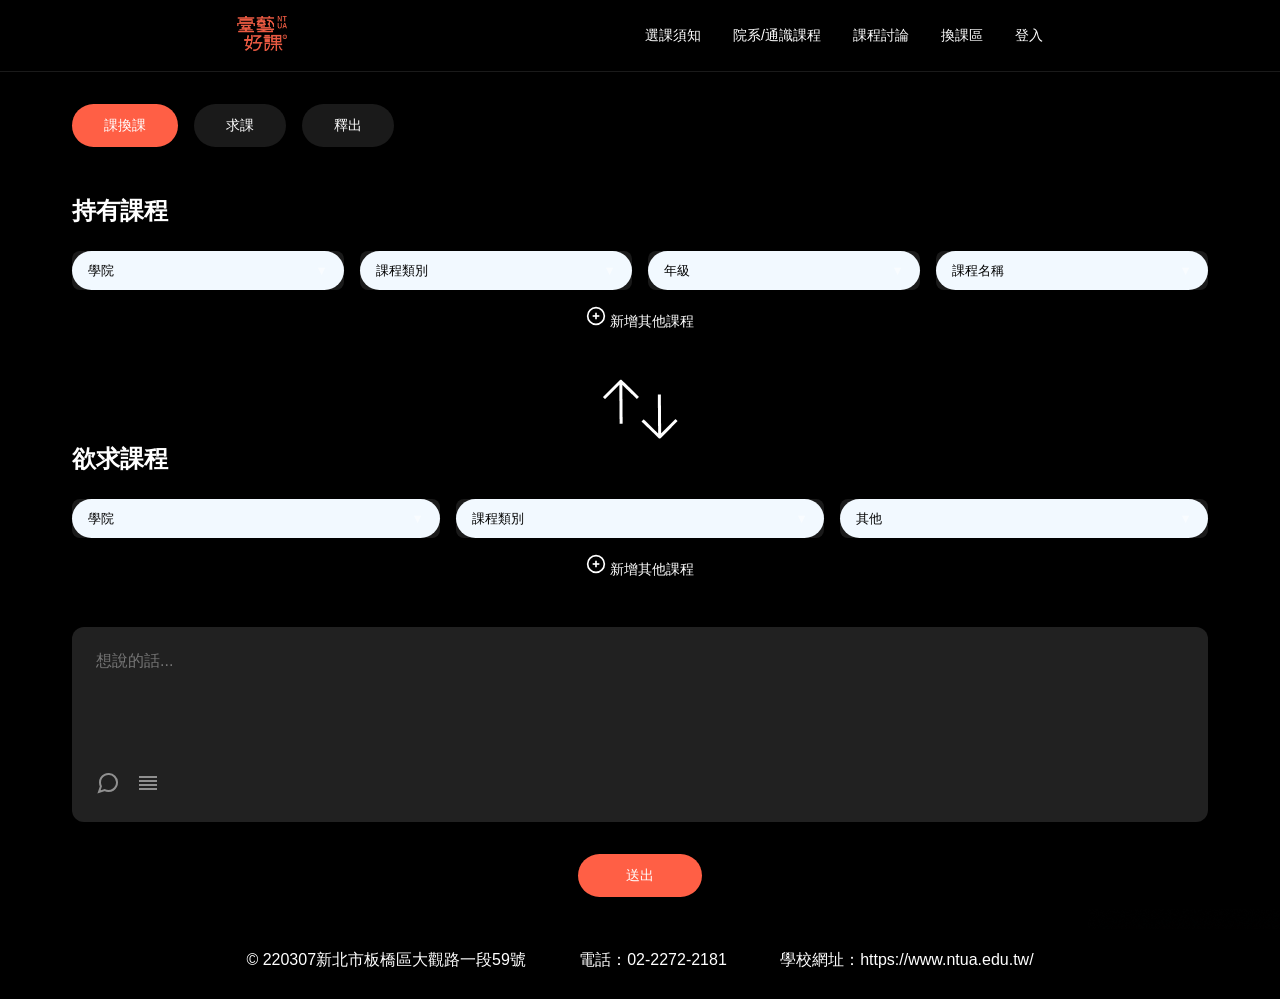
<file: 臺藝好課/page_4.1.html>
<!DOCTYPE html>
<html lang="zh-TW">
<head>
    <meta charset="UTF-8">
    <meta name="viewport" content="width=device-width, initial-scale=1.0">
    <title>臺藝好課-4.1換課區-交換</title>

    <link rel="icon" href="./img/nav_pic.png"> 

<style>
    
* {
    margin: 0;
    padding: 0;
    box-sizing: border-box;
    font-family: -apple-system, BlinkMacSystemFont, "Segoe UI", Roboto, sans-serif;
}

body {
    background-color: #000;
    background-image: url(./img/background.png);
    color: #fff;
    min-height: 100vh;
    display: flex;
    flex-direction: column;
}

.header {
    padding: 1rem 2rem;
    border-bottom: 1px solid rgba(255, 255, 255, 0.1);
    position: sticky; /* 或用 position: fixed; */
  top: 0; /* 将导航栏固定到页面顶部 */
  z-index: 1000; /* 确保导航栏始终在前面 */
  background-color: rgba(0, 0, 0, 0.5);
}

.nav {
    display: flex;
    justify-content: space-between;
    align-items: center;
}

.navbar-logo {
margin-left: 205px;
}

.navbar-logo img {
    width: 50px;
}

.nav-links {
    display: flex;
    gap: 2rem;
    margin-right: 205px;
}

.nav-links a {
    color: #fff;
    text-decoration: none;
    font-size: 0.9rem;
}
    

.main-content {
    flex: 1;
    padding: 2rem;
    max-width: 1200px;
    margin: 0 auto;
    width: 100%;
}

.action-buttons {
    display: flex;
    gap: 1rem;
    margin-bottom: 3rem;
}

.btn {
    padding: 0.75rem 2rem;
    border-radius: 100px;
    border: none;
    cursor: pointer;
    font-size: 0.9rem;
    transition: all 0.3s ease;
}

.btn-primary {
    background-color: #ff5f45;
    color: #fff;
}

.btn-secondary {
    background-color: rgba(255, 255, 255, 0.1);
    color: #fff;
}

.btn:hover {
    opacity: 0.8;
}

.section {
    margin-bottom: 3rem;
}

.section-title {
    font-size: 1.5rem;
    margin-bottom: 1.5rem;
}

.dropdown-group {
    display: grid;
    grid-template-columns: repeat(auto-fit, minmax(200px, 1fr));
    gap: 1rem;
    margin-bottom: 1rem;
}

.dropdown {
    position: relative;
    width: 100%;
    background-color: aliceblue;
    border-radius: 70px;
}

.dropdown select {
    width: 100%;
    padding: 0.75rem 1rem;
    background-color: rgba(255, 255, 255, 0.1);
    border: none;
    border-radius: 8px;
    color: #000000;
    appearance: none;
    cursor: pointer;
}

.dropdown::after {
    content: "▼";
    position: absolute;
    right: 1rem;
    top: 50%;
    transform: translateY(-50%);
    pointer-events: none;
    font-size: 0.8rem;
    color: rgba(255, 255, 255, 0.5);
}

.add-course {
    display: block;
    align-items: center;
    gap: 0.5rem;
    color: #fff;
    background: none;
    border: none;
    cursor: pointer;
    font-size: 0.9rem;
    margin:auto;
}

.add-course svg {
    width: 20px;
    height: 20px;
}

div .png {
    display: block;
}

.message-box {
    background: rgba(42, 42, 42, 0.8);
    border-radius: 12px;
    padding: 1.5rem;
    margin-bottom: 2rem;
}

.message-input {
    width: 100%;
    min-height: 100px;
    background: none;
    border: none;
    color: #fff;
    font-size: 1rem;
    resize: none;
    outline: none;
}

.message-actions {
    display: flex;
    gap: 1rem;
    margin-top: 1rem;
}

.message-action {
    color: rgba(255, 255, 255, 0.5);
    background: none;
    border: none;
    cursor: pointer;
}

.submit-button {
    display: block;
    margin: 0 auto;
    padding: 0.75rem 3rem;
}

footer {
  background-color: black;  /* 黑色底色 */
  color: white;             /* 白色文字 */
  text-align: center;       /* 文字置中 */
  padding: 5px 0;          /* 上下內邊距 */        /* 固定在頁面底部 */
  bottom: 0;
  width: 100%;              /* 佔滿整個頁面寬度 */
  height: 70px;
}

footer p {
  margin: 16px 0px;
}
@media (max-width: 768px) {
    .nav-links {
        display: none;
    }

    .dropdown-group {
        grid-template-columns: 1fr;
    }

    .footer {
        flex-direction: column;
        gap: 1rem;
        text-align: center;
    }
}
</style>


</head>
<body>

    <header class="header">
        <nav class="nav">
            <a href="./index.html" class="navbar-logo">
                <img src="./img/nav_pic.png">
            </a>
            <div class="nav-links">
                <a href="./page_6.0.html">選課須知</a>
                <a href="./page_3.0.html">院系/通識課程</a>
                <a href="./page_3.2.html">課程討論</a>
                <a href="./page_4.0.html">換課區</a>
                <a href="./page_5.0.html">登入</a>
            </div>
        </nav>
    </header>                          

    <main class="main-content">
        <div class="action-buttons">
            <button class="btn btn-primary">課換課</button>
            <button class="btn btn-secondary">求課</button>
            <button class="btn btn-secondary">釋出</button>
        </div>

        <section class="section">
            <h2 class="section-title">持有課程</h2>
            <div class="dropdown-group">
                <div class="dropdown">
                    <select>
                        <option value="" disabled selected>學院</option>
                        <option>表演藝術學院</option>
                        <option>設計學院</option>
                        <option>美術學院</option>
                        <option>傳播學院</option>
                        <option>人文學院</option>
                    </select>
                </div>
                <div class="dropdown">
                    <select>
                        <option value="" disabled selected>課程類別</option>
                        <option>必修課程</option>
                        <option>選修課程</option>
                        <option>通識課程</option>
                    </select>
                </div>
                <div class="dropdown">
                    <select>
                        <option value="" disabled selected>年級</option>
                        <option>一年級</option>
                        <option>二年級</option>
                        <option>三年級</option>
                        <option>四年級</option>
                    </select>
                </div>
                <div class="dropdown">
                    <select>
                        <option value="" disabled selected>課程名稱</option>
                    </select>
                </div>
            </div>
            <button class="add-course">
                <svg viewBox="0 0 24 24" fill="none" stroke="currentColor" stroke-width="2">
                    <circle cx="12" cy="12" r="10"/>
                    <line x1="12" y1="8" x2="12" y2="16"/>
                    <line x1="8" y1="12" x2="16" y2="12"/>
                </svg>
                新增其他課程
            </button>
        </section>

        <div class="png" >
            <img src="./img/arroe_4.1.png">
            <style>
                div {
                  text-align: center;
                }
              </style>
        </div>

        <section class="section">
            <h2 class="section-title">欲求課程</h2>
            <div class="dropdown-group">
                <div class="dropdown">
                    <select>
                        <option value="" disabled selected>學院</option>
                        <option>表演藝術學院</option>
                        <option>設計學院</option>
                        <option>美術學院</option>
                        <option>傳播學院</option>
                        <option>人文學院</option>
                    </select>
                </div>
                <div class="dropdown">
                    <select>
                        <option value="" disabled selected>課程類別</option>
                        <option>必修課程</option>
                        <option>選修課程</option>
                        <option>通識課程</option>
                    </select>
                </div>
                <div class="dropdown">
                    <select>
                        <option value="" disabled selected>其他</option>
                    </select>
                </div>
            </div>
            <button class="add-course">
                <svg viewBox="0 0 24 24" fill="none" stroke="currentColor" stroke-width="2">
                    <circle cx="12" cy="12" r="10"/>
                    <line x1="12" y1="8" x2="12" y2="16"/>
                    <line x1="8" y1="12" x2="16" y2="12"/>
                </svg>
                新增其他課程
            </button>
        </section>

        <div class="message-box">
            <textarea class="message-input" placeholder="想說的話..."></textarea>
            <div class="message-actions">
                <button class="message-action">
                    <svg width="24" height="24" viewBox="0 0 24 24" fill="none" stroke="currentColor" stroke-width="2">
                        <path d="M21 11.5a8.38 8.38 0 0 1-.9 3.8 8.5 8.5 0 0 1-7.6 4.7 8.38 8.38 0 0 1-3.8-.9L3 21l1.9-5.7a8.38 8.38 0 0 1-.9-3.8 8.5 8.5 0 0 1 4.7-7.6 8.38 8.38 0 0 1 3.8-.9h.5a8.48 8.48 0 0 1 8 8v.5z"/>
                    </svg>
                </button>
                <button class="message-action">
                    <svg width="24" height="24" viewBox="0 0 24 24" fill="none" stroke="currentColor" stroke-width="2">
                        <path d="M21 10H3M21 6H3M21 14H3M21 18H3"/>
                    </svg>
                </button>
            </div>
        </div>

        <button class="btn btn-primary submit-button">送出</button>
    </main>

    <footer>
        <p>&copy; 220307新北市板橋區大觀路一段59號&nbsp;&nbsp;&nbsp;&nbsp;&nbsp;&nbsp;&nbsp;&nbsp;&nbsp;&nbsp;&nbsp;&nbsp;電話：02-2272-2181&nbsp;&nbsp;&nbsp;&nbsp;&nbsp;&nbsp;&nbsp;&nbsp;&nbsp;&nbsp;&nbsp;&nbsp;學校網址：https://www.ntua.edu.tw/</p>
      </footer>
</body>
</html>
</file>
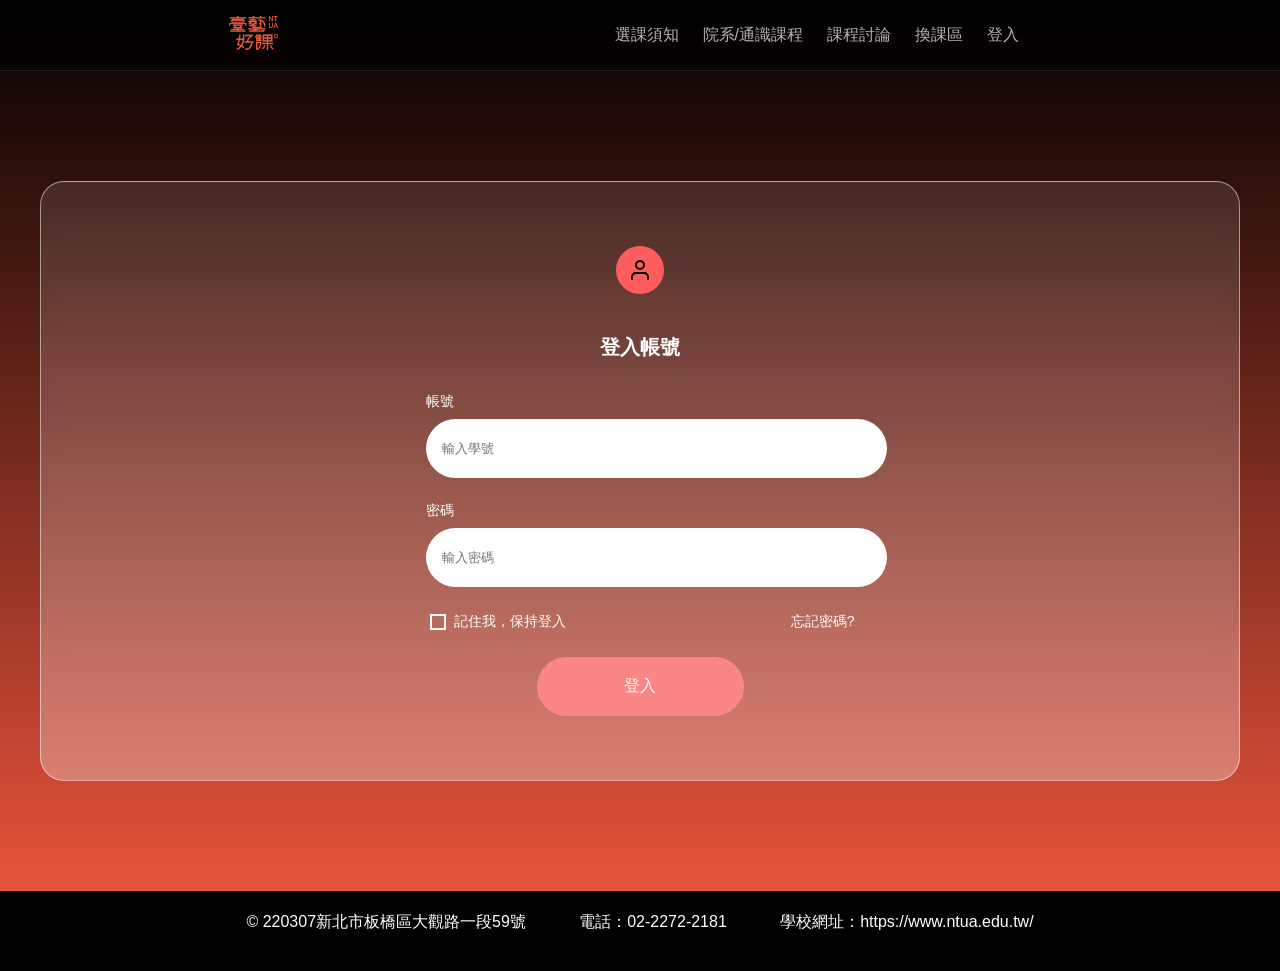
<file: 臺藝好課/page_5.0.html>
<!DOCTYPE html>
<html lang="zh-TW">
  <head>
    <meta charset="UTF-8" />
    <meta name="viewport" content="width=device-width, initial-scale=1.0" />
    <title>臺藝好課-5.0登入</title>
    <link rel="icon" href="./img/nav_pic.png"> 
<style>
  :root {
  --primary-color: #ff5d5d;
  --background-gradient: linear-gradient(to bottom, #000000, #fc5a40);
  --text-color: #ffffff;
  --input-bg: #ffffff;
  --card-bg: linear-gradient(
    to top,
    rgba(255, 255, 255, 0.1),
    rgba(255, 255, 255, 0.3)
  );
}

body,
html {
  margin: 0;
  padding: 0;
  font-family: Arial, sans-serif;
  background: var(--background-gradient);
  color: var(--text-color);
  min-height: 100vh;
}

.header {
  display: flex;
  justify-content: space-between;
  align-items: center;
  padding: 1rem 1.5rem;
  border-bottom: 1px solid rgba(255, 255, 255, 0.1);
  position: sticky; /* 或用 position: fixed; */
  top: 0; /* 将导航栏固定到页面顶部 */
  z-index: 1000; /* 确保导航栏始终在前面 */
  background-color: rgba(0, 0, 0, 0.5);
  }
  
  .logo {
  font-size: 1.5rem;
  font-weight: bold;
  color: var(--primary-color);
  }
  
  .navbar-logo {
    margin-left: 205px;
  }

  .navbar-logo img {
    width: 50%;
    height: 50%;
  }

  .nav-container {
  display: flex;
  align-items: center;
  margin-right: 205px;
  }
  
  .main-nav {
  display: flex;
  gap: 1.5rem;
  margin-right: 2rem;
  }
  
  .nav-item {
  position: relative;
  }
  
  .nav-link {
  color: rgba(255, 255, 255, 0.7);
  text-decoration: none;
  transition: color 0.3s;
  }
  
  .nav-link:hover {
  color: var(--text-color);
  }
  
  .dropdown {
  position: absolute;
  top: 100%;
  left: 0;
  width: 200px;
  background-color: #333;
  border-radius: 4px;
  box-shadow: 0 2px 10px rgba(0, 0, 0, 0.1);
  opacity: 0;
  visibility: hidden;
  transition: opacity 0.3s, visibility 0.3s;
  }
  
  .nav-item:hover .dropdown {
  opacity: 1;
  visibility: visible;
  }
  
  .dropdown-item {
  display: block;
  padding: 0.5rem 1rem;
  color: rgba(166, 166, 166, 0.7);
  text-decoration: none;
  transition: background-color 0.3s;
  }
  
  .dropdown-item:hover {
  background-color: #444;
  color: #ffffff;
  }
  
  .search-container {
  position: relative;
  width: 16rem;
  }
  
  .search-input {
  width: 100%;
  padding: 0.5rem 1rem 0.5rem 2.5rem;
  border-radius: 9999px;
  border: 1px solid rgba(255, 255, 255, 0.1);
  background-color: rgba(255, 255, 255, 0.1);
  color: var(--text-color);
  }
  
  .search-icon {
  position: absolute;
  left: 0.75rem;
  top: 50%;
  transform: translateY(-50%);
  color: rgba(255, 255, 255, 0.5);
  }
.main-content {
  display: flex;
  justify-content: center;
  align-items: center;
  min-height: calc(100vh - 80px);
}

.login-container {
  width: 1200px; /* Increased from 651px */
  height: 600px; /* Increased from 402px */
  display: flex;
  justify-content: center;
  align-items: center;
}

.login-card {
  width: 100%;
  height: 100%;
  background: linear-gradient(
    to top,
    rgba(255, 255, 255, 0.3),
    rgba(255, 255, 255, 0.1)
  );
  backdrop-filter: blur(10px);
  border-radius: 1.5rem;
  border: 1px solid rgba(255, 255, 255, 0.5);
  display: flex;
  justify-content: center;
  align-items: center;
  padding: 3rem;
  box-sizing: border-box;
}

.card-content {
  width: 429px;
  display: flex;
  flex-direction: column;
  align-items: center;
}

.user-icon {
  width: 3rem;
  height: 3rem;
  background-color: var(--primary-color);
  border-radius: 50%;
  display: flex;
  justify-content: center;
  align-items: center;
  margin-bottom: 1.5rem;
}

.user-icon svg {
  width: 1.5rem;
  height: 1.5rem;
  color: #000000;
}

.login-title {
  font-size: 1.25rem;
  font-weight: 600;
  margin-bottom: 2rem;
}

.login-form {
  width: 100%;
}

.form-group {
  margin-bottom: 1.5rem;
}

.form-label {
  display: block;
  font-size: 0.875rem;
  margin-bottom: 0.5rem;
}

.form-input {
  width: 100%;
  height: 59px;
  padding: 0 1rem;
  border-radius: 9999px;
  border: none;
  background-color: var(--input-bg);
}

.form-options {
  display: flex;
  justify-content: space-between;
  align-items: center;
  margin-bottom: 1.5rem;
}

.remember-me {
  display: flex;
  align-items: center;
}

.remember-checkbox {
  width: 1rem;
  height: 1rem;
  border: 2px solid var(--text-color);
  background-color: transparent;
  appearance: none;
  -webkit-appearance: none;
  -moz-appearance: none;
  cursor: pointer;
  margin-right: 0.5rem;
  position: relative;
}

.remember-checkbox:checked::after {
  content: "✓";
  position: absolute;
  top: 50%;
  left: 50%;
  transform: translate(-50%, -50%);
  color: white;
  font-size: 0.8rem;
}

.remember-label {
  font-size: 0.875rem;
}

.forgot-password {
  font-size: 0.875rem;
  color: var(--text-color);
  text-decoration: none;
}

.forgot-password:hover {
  text-decoration: underline;
}

.button-container {
  display: flex;
  justify-content: center;
  margin-top: 1rem;
}

.login-button {
  width: 207px;
  height: 59px;
  background-color: rgba(255, 138, 138, 0.9);
  color: var(--text-color);
  border: none;
  border-radius: 9999px;
  font-size: 1rem;
  font-weight: 500;
  cursor: pointer;
  transition: background-color 0.3s;
}

.login-button:hover {
  background-color: rgba(255, 93, 93, 0.9);
}

footer {
  background-color: black;  /* 黑色底色 */
  color: white;             /* 白色文字 */
  text-align: center;       /* 文字置中 */
  padding: 5px 0;          /* 上下內邊距 */        /* 固定在頁面底部 */
  bottom: 0;
  width: 100%;              /* 佔滿整個頁面寬度 */
  height: 70px;
}

footer p {
  margin: 16px 0px;
}
#togglePassword {
  position: absolute;
  right: 10px;
  top: 50%;
  transform: translateY(-50%);
  cursor: pointer;
  font-size: 1.2rem;
}

</style>

  </head>
  <body>
    <header class="header">
      <div class="navbar-logo">
        <a href="index.html">
      <img src="./img/nav_pic.png">
    </a>
      </div>
      <div class="nav-container">
        <nav class="main-nav">
          <div class="nav-item">
            <a href="page_6.0.html" class="nav-link">選課須知</a>
          </div>

          <div class="nav-item">
            <a href="page_3.0.html" class="nav-link">院系/通識課程</a>
            <div class="dropdown">
              <a href="page_3.0.html" class="dropdown-item">設計學院</a>
              <a href="page_3.0.html" class="dropdown-item">美術學院</a>
              <a href="page_3.0.html" class="dropdown-item">傳播學院</a>
              <a href="page_3.0.html" class="dropdown-item">表演學院</a>
              <a href="page_3.0.html" class="dropdown-item">人文學院</a>
              <a href="page_3.0.html" class="dropdown-item">體育學院</a>
            </div>
          </div>
          <div class="nav-item">
            <a href="./page_3.2.html" class="nav-link">課程討論</a>
            <div class="dropdown">
              <a href="./page_1.1.html" class="dropdown-item">討論區</a>
              <a href="page_2.0.html" class="dropdown-item">最高評價</a>
              <a href="page_1.0.html" class="dropdown-item">熱門討論</a>
            </div>
          </div>
          <div class="nav-item">
              <a href="./page_4.0.html" class="nav-link">換課區</a>
              <div class="dropdown">
                <a href="./page_4.0.html" class="dropdown-item">許願</a>
                <a href="./page_4.1.html" class="dropdown-item">交換</a>
              </div>
            </div>
          <a href="page_5.0.html" class="nav-link">登入</a>
        </nav>

      </div>
    </header>

      <!-- Login Form -->
      <main class="main-content">
        <div class="login-container">
          <div class="login-card">
            <div class="card-content">
              <div class="user-icon">
                <svg
                  width="24"
                  height="24"
                  viewBox="0 0 24 24"
                  fill="none"
                  stroke="currentColor"
                  stroke-width="2"
                  stroke-linecap="round"
                  stroke-linejoin="round"
                >
                  <path d="M20 21v-2a4 4 0 0 0-4-4H8a4 4 0 0 0-4 4v2"></path>
                  <circle cx="12" cy="7" r="4"></circle>
                </svg>
              </div>
              <h2 class="login-title">登入帳號</h2>
              <form id="loginForm" class="login-form">
                <div class="form-group">
                  <label for="username" class="form-label">帳號</label>
                  <input
                    id="username"
                    type="text"
                    required
                    class="form-input"
                    placeholder="輸入學號"
                  />
                </div>
                <div class="form-group">
                  <label for="password" class="form-label">密碼</label>
                  <div style="position: relative">
                    <input
                      id="password"
                      type="password"
                      required
                      class="form-input"
                      placeholder="輸入密碼"
                    />
                    <span
                      id="togglePassword"
                      style="
                        position: absolute;
                        right: 10px;
                        top: 50%;
                        transform: translateY(-50%);
                        cursor: pointer;
                      "
                    >
                      <img
                        src="./img/openEye.svg"
                        alt="Toggle Password Visibility"
                      />
                    </span>
                  </div>
                </div>

                <div class="form-options">
                  <div class="remember-me">
                    <input
                      id="remember"
                      type="checkbox"
                      class="remember-checkbox"
                    />
                    <label for="remember" class="remember-label"
                      >記住我，保持登入</label
                    >
                  </div>
                  <a href="#" class="forgot-password">忘記密碼?</a>
                </div>
                <div class="button-container">
                  <a href="page_5.1.html">
                  <button class="login-button"   onclick="location.href='./page_5.1.html';" >登入</button>
                </a>
                </div>
              </form>
            </div>
          </div>
        </div>
      </main>
    </div>
    <footer>
      <p>&copy; 220307新北市板橋區大觀路一段59號&nbsp;&nbsp;&nbsp;&nbsp;&nbsp;&nbsp;&nbsp;&nbsp;&nbsp;&nbsp;&nbsp;&nbsp;電話：02-2272-2181&nbsp;&nbsp;&nbsp;&nbsp;&nbsp;&nbsp;&nbsp;&nbsp;&nbsp;&nbsp;&nbsp;&nbsp;學校網址：https://www.ntua.edu.tw/</p>
    </footer>
    </div>
    <script>
      const togglePassword = document.getElementById("togglePassword");
      const passwordInput = document.getElementById("password");

      togglePassword.addEventListener("click", () => {
        const type = passwordInput.type === "password" ? "text" : "password";
        passwordInput.type = type;
        togglePassword.querySelector("img").src =
          type === "text" ? "./img/openEye.svg" : "./img/closeEye.svg";
      });
    </script>

    <script>
      document.addEventListener("DOMContentLoaded", function () {
  const loginForm = document.getElementById("loginForm");
  const togglePassword = document.getElementById("togglePassword");
  const passwordField = document.getElementById("password");

  // 路徑到您的圖片
  const openEyePath = "./img/openEye.svg";
  const closeEyePath = "./img/closeEye.svg";

  // 切換密碼顯示和圖片
  togglePassword.addEventListener("click", function () {
    const isPassword = passwordField.type === "password";
    passwordField.type = isPassword ? "text" : "password";

    // 切換圖片
    togglePassword.querySelector("img").src = isPassword
      ? openEyePath // 當密碼隱藏時（即將要顯示），顯示關閉的眼睛
      : closeEyePath; // 當密碼顯示時（即將要隱藏），顯示打開的眼睛
  });

  loginForm.addEventListener("submit", function (e) {
    e.preventDefault();
    const username = document.getElementById("username").value;
    const password = document.getElementById("password").value;
    const remember = document.getElementById("remember").checked;

    console.log("Login attempt:", { username, password, remember });
  });
});

    </script>
  </body>
</html>
</file>
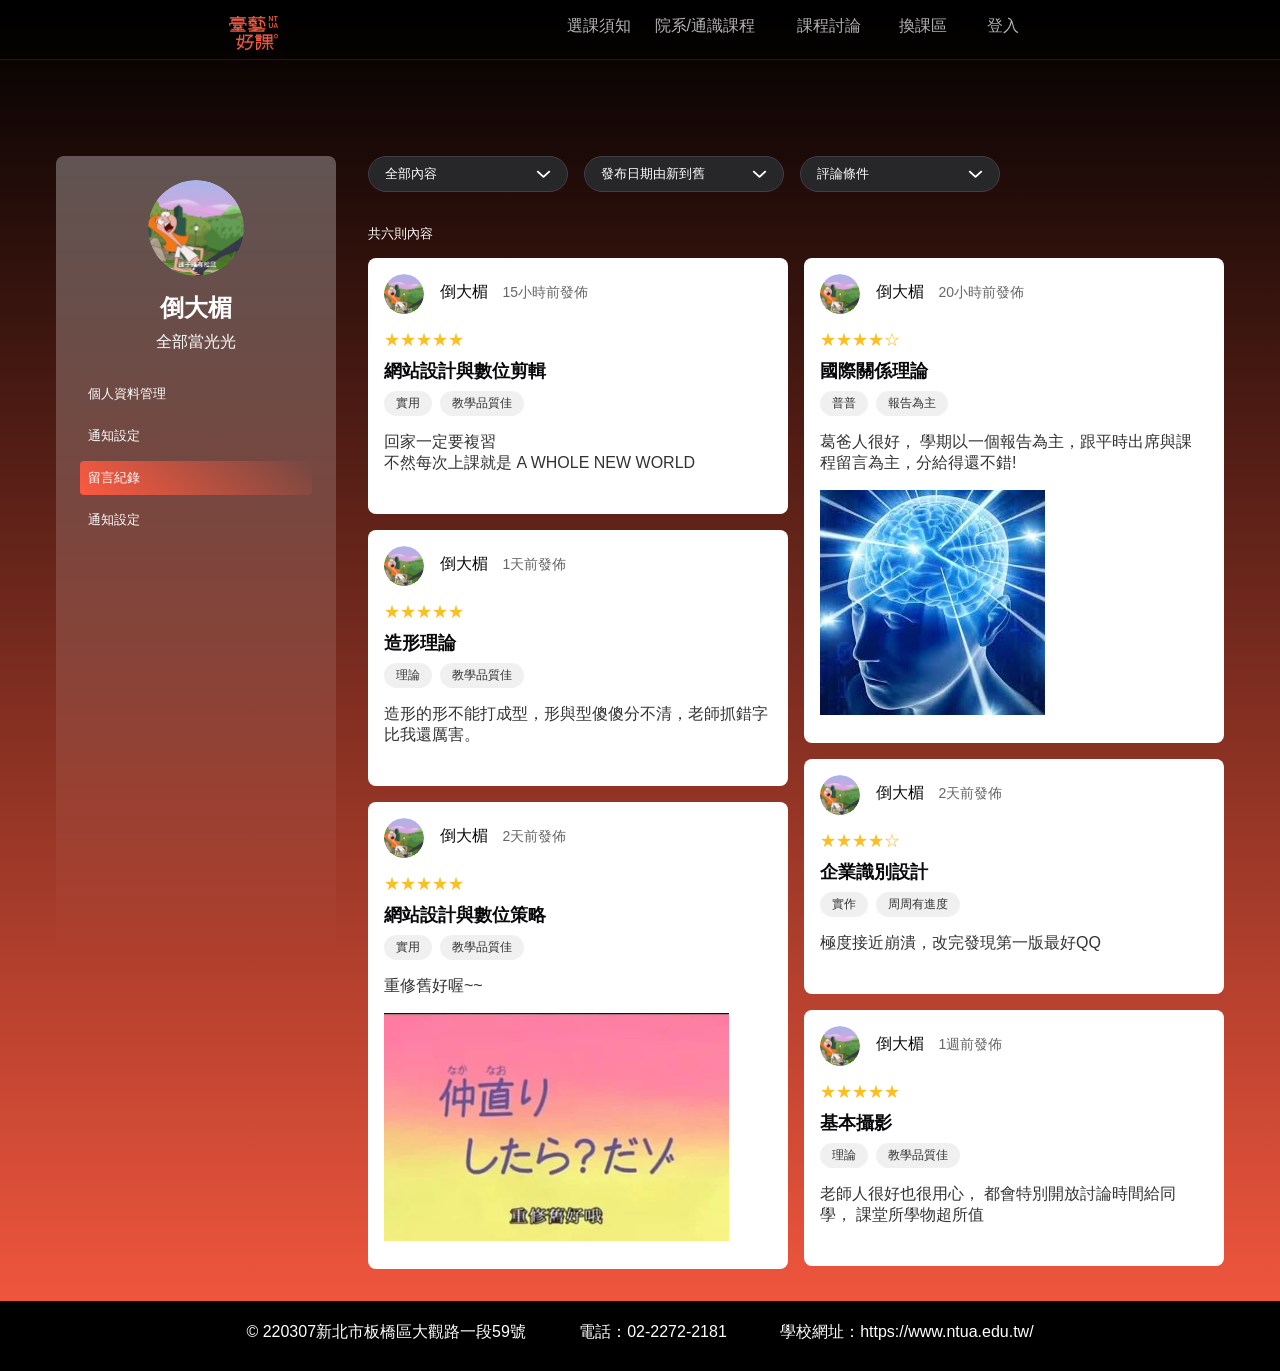
<file: 臺藝好課/page_5.1.html>
<!DOCTYPE html>
<html lang="zh-TW">
  <head>
    <meta charset="UTF-8" />
    <meta name="viewport" content="width=device-width, initial-scale=1.0" />
    <title>臺藝好課-5.1個人頁</title>

    <link rel="stylesheet" href="./js/5.1.js" />

    <link rel="icon" href="./img/nav_pic.png"> 


<style>
  * {
  margin: 0;
  padding: 0;
  box-sizing: border-box;
  font-family: -apple-system, BlinkMacSystemFont, "Segoe UI", Roboto,
    "Helvetica Neue", Arial, sans-serif;
}

body {
  background: linear-gradient(to bottom, #000000, #fc5a40);
  color: #fff;
  min-height: 100vh;
}

/*下面是 header    */

.header {
  display: flex;
  justify-content: space-between;
  align-items: flex-start;
  padding: 1rem 1.5rem;
  border-bottom: 1px solid rgba(255, 255, 255, 0.1);
  position: sticky; /* 或用 position: fixed; */
  top: 0; /* 将导航栏固定到页面顶部 */
  z-index: 1000; /* 确保导航栏始终在前面 */
  background-color: rgba(0, 0, 0, 0.5);
  height: 60px;
  }
  
  .logo {
  font-size: 1.5rem;
  font-weight: bold;
  color: var(--primary-color);
  }
  
  .navbar-logo {
    margin-left: 205px;
  }

  .navbar-logo img {
    width: 50%;
    height: 50%;
  }

  .nav-container {
  display: flex;
  align-items: flex-start;
  margin-right: 205px;
  height: 80px;
  }
  
  .main-nav {
  display: inline-flex;
  gap: 1.5rem;
  margin-right: 2rem;
  height: 60px;
  }
  
  .nav-item {
  position: relative;
  }
  
  .nav-link {
  color: rgba(255, 255, 255, 0.7);
  text-decoration: none;
  transition: color 0.3s;
  }
  
  .nav-link:hover {
  color: var(--text-color);
  }
  
  .dropdown {
  top: 30px;
  left: 0;
  background-color: #000000;
  border-radius: 4px;
  box-shadow: 0 2px 10px rgba(0, 0, 0, 0.1);
  opacity: 0;
  visibility: hidden;
  transition: opacity 0.3s, visibility 0.3s;
  }
  
  .nav-item:hover .dropdown {
  opacity: 1;
  visibility: visible;
  }
  
  .dropdown-item {
  display: block;
  padding: 0.5rem 1rem;
  color: rgba(166, 166, 166, 0.7);
  text-decoration: none;
  transition: background-color 0.3s;
  }
  
  .dropdown-item:hover {
  background-color: #242424;
  color: #ffffff;
  }
  
  .search-container {
  position: relative;
  width: 16rem;
  }
  
  .search-input {
  width: 100%;
  padding: 0.5rem 1rem 0.5rem 2.5rem;
  border-radius: 9999px;
  border: 1px solid rgba(255, 255, 255, 0.1);
  background-color: rgba(255, 255, 255, 0.1);
  color: var(--text-color);
  }
  
  .search-icon {
  position: absolute;
  left: 0.75rem;
  top: 50%;
  transform: translateY(-50%);
  color: rgba(255, 255, 255, 0.5);
  }
  


/*
.header {
  background-color: rgba(24, 24, 27, 0.9);
  border-bottom: 1px solid rgb(39, 39, 42);
  position: fixed;
  width: 100%;
  top: 0;
  z-index: 1000;
}

.nav {
  max-width: 1200px;
  margin: 0 auto;
  padding: 1rem;
  display: flex;
  justify-content: space-between;
  align-items: center;
}

.logo {
  font-weight: bold;
  color: rgba(252, 90, 64, 1);
  text-decoration: none;
}

.nav-links {
  display: flex;
  gap: 1.5rem;
}

.nav-item {
  position: relative;
}

.nav-links a {
  color: rgb(161, 161, 170);
  text-decoration: none;
  transition: color 0.2s;
}

.nav-links a:hover {
  color: #fff;
}

.dropdown-content {
  display: none;
  position: absolute;
  background-color: #1f1f1f;
  min-width: 160px;
  box-shadow: 0px 8px 16px 0px rgba(0, 0, 0, 0.2);
  z-index: 1;
}

.dropdown-content a {
  color: #898989;
  padding: 12px 16px;
  text-decoration: none;
  display: block;
}

.dropdown-content a:hover {
  background-color: #2f2f2f;
  color: #ffffff;
}

.nav-item:hover .dropdown-content {
  display: block;
}


*/

.main-container {
  max-width: 1200px;
  margin: 5rem auto 0;
  padding: 1rem;
  display: flex;
  gap: 2rem;
}


.sidebar {
  width: 280px;
  flex-shrink: 0;
}

.profile-card {
  background: linear-gradient(
    to bottom,
    rgba(255, 255, 255, 0.3),
    rgba(255, 255, 255, 0)
  );
  border-radius: 0.5rem;
  padding: 1.5rem;
  color: #fff;
  height: 800px;
}

.profile-image {
  width: 96px;
  height: 96px;
  border-radius: 50%;
  margin: 0 auto 1rem;
  display: block;
}

.profile-name {
  text-align: center;
  margin-bottom: 0.5rem;
}

.profile-subtitle {
  text-align: center;
  color: rgb(255, 255, 255);
  margin-bottom: 1.5rem;
}

.sidebar-nav button {
  width: 100%;
  padding: 0.5rem;
  margin-bottom: 0.5rem;
  background: none;
  border: none;
  color: rgb(255, 255, 255);
  text-align: left;
  cursor: pointer;
  border-radius: 0.25rem;
  transition: background 0.5s, color 0.5s; /* 添加平滑過渡效果 */
}

.sidebar-nav button:hover {
  background: linear-gradient(
    45deg,
    rgba(252, 90, 64, 1),
    rgba(255, 255, 255, 0)
  ); /* 漸層顏色 */
  color: white;
}

.sidebar-nav button.active {
  background: linear-gradient(
    45deg,
    rgba(252, 90, 64, 1),
    rgba(255, 255, 255, 0)
  ); /* 漸層顏色 */
  color: white;
}

.content {
  flex: 1;
}

.filters {
  display: flex;
  gap: 1rem;
  margin-bottom: 2rem;
}

.small-dropdown {
  position: relative;
  font-size: 0.9rem;
}

.small-dropdown-button {
  padding: 0.5rem 1rem;
  background-color: rgb(39, 39, 42);
  border: 1px solid rgb(63, 63, 70);
  color: white;
  border-radius: 70px;
  cursor: pointer;
  display: flex;
  align-items: center;
  justify-content: space-between;
  min-width: 200px;
}

.small-dropdown-content {
  display: none;
  position: absolute;
  background-color: #1f1f1f;
  min-width: 200px;
  box-shadow: 0px 8px 16px 0px rgba(0, 0, 0, 0.2);
  z-index: 1;
}

.small-dropdown-content a {
  color: #7b7b7b;
  padding: 12px 16px;
  text-decoration: none;
  display: block;
}

.small-dropdown-content a:hover {
  background-color: #2f2f2f;
}

.small-dropdown.active .small-dropdown-content {
  display: block;
}

.small-dropdown:hover .small-dropdown-content {

display: block;


}

.posts {
  column-count: 2; /* 設置列數 */
  column-gap: 1rem; /* 設置列之間的間距 */
}

.post-card {
  background-color: white;
  color: #09090b;
  border-radius: 0.5rem;
  padding: 1rem;
  margin-bottom: 1rem; /* 卡片間距 */
  display: inline-block; /* 確保卡片不被拆分 */
  width: 100%; /* 卡片寬度適應列寬 */
}

.post-header {
  display: flex;
  gap: 1rem;
  margin-bottom: 1rem;
}

.post-avatar {
  width: 40px;
  height: 40px;
  border-radius: 50%;
}

.post-meta {
  flex: 1;
}

.post-author {
  font-weight: 500;
  margin-bottom: 0.25rem;
  display: inline-block;
}

.post-time {
  color: #666;
  font-size: 0.875rem;
  display: inline-block;
  padding: 10px;
}

.post-title {
  font-size: 1.125rem;
  font-weight: bold;
  margin-bottom: 0.5rem;
}

.post-tags {
  display: flex;
  gap: 0.5rem;
  margin-bottom: 1rem;
}

.tag {
  background-color: #f0f0f0;
  color: #333;
  padding: 0.25rem 0.75rem;
  border-radius: 9999px;
  font-size: 0.75rem;
}

.post-content {
  color: #333;
  margin-bottom: 1rem;
}

.post-actions {
  display: flex;
  gap: 1rem;
  justify-content: flex-end;
}

.action-button {
  background: none;
  border: none;
  color: #666;
  cursor: pointer;
  padding: 0.25rem 0.5rem;
  border-radius: 0.25rem;
  font-size: 1.25rem;
}

.action-button:hover {
  background-color: rgba(0, 0, 0, 0.1);
}

.rating {
  color: #fbbf24;
  margin-bottom: 0.5rem;
}
.comment123 {
  display: inline-block;
  font-size: 0.8rem;
  font-weight: medium;
  margin-bottom: 15px;
}


footer {
  background-color: black;  /* 黑色底色 */
  color: white;             /* 白色文字 */
  text-align: center;       /* 文字置中 */
  padding: 5px 0;          /* 上下內邊距 */        /* 固定在頁面底部 */
  bottom: 0;
  width: 100%;              /* 佔滿整個頁面寬度 */
  height: 70px;
}

footer p {
  margin: 16px 0px;
}


</style>

  </head>
  <body>

    <header class="header">
      <div class="navbar-logo">
        <a href="index.html">
      <img src="./img/nav_pic.png">
    </a>
      </div>
      <div class="nav-container">
        <nav class="main-nav">
          <div class="nav-item">
            <a href="page_6.0.html" class="nav-link">選課須知</a>
          </div>

          <div class="nav-item">
            <a href="page_3.0.html" class="nav-link">院系/通識課程</a>
            <div class="dropdown">
              <a href="page_3.0.html" class="dropdown-item">設計學院</a>
              <a href="page_3.0.html" class="dropdown-item">美術學院</a>
              <a href="page_3.0.html" class="dropdown-item">傳播學院</a>
              <a href="page_3.0.html" class="dropdown-item">表演學院</a>
              <a href="page_3.0.html" class="dropdown-item">人文學院</a>
              <a href="page_3.0.html" class="dropdown-item">體育學院</a>
            </div>
          </div>
          <div class="nav-item">
            <a href="./page_3.2.html" class="nav-link">&nbsp;&nbsp;&nbsp;&nbsp;課程討論</a>
            <div class="dropdown">
              <a href="./page_1.1.html" class="dropdown-item">討論區</a>
              <a href="page_2.0.html" class="dropdown-item">最高評價</a>
              <a href="page_1.0.html" class="dropdown-item">熱門討論</a>
            </div>
          </div>
          <div class="nav-item">
              <a href="./page_4.0.html" class="nav-link">換課區</a>
              <div class="dropdown">
                <a href="./page_4.0.html" class="dropdown-item">許願</a>
                <a href="./page_4.1.html" class="dropdown-item">交換</a>
              </div>
            </div>
          <a href="page_5.0.html" class="nav-link">登入</a>
        </nav>

      </div>
    </header>


    <div class="main-container">
      <aside class="sidebar">
        <div class="profile-card">
          <img
            src="./img/個人照.svg"
            alt="倒大楣的頭像"
            class="profile-image"
          />
          <h2 class="profile-name">倒大楣</h2>
          <p class="profile-subtitle">全部當光光</p>
          <nav class="sidebar-nav">
            <button>個人資料管理</button>
            <button>通知設定</button>
            <button class="active">留言紀錄</button>
            <button>通知設定</button>
          </nav>
        </div>
      </aside>

      <main class="content">

        <div class="filters">

          <div class="small-dropdown">
            <button class="small-dropdown-button" id="content-filter">
              全部內容 <img src="./img/indexxvector.svg" width="15" />
            </button>
            <div class="small-dropdown-content">
              <a href="#" data-value="全部內容">全部內容</a>
              <a href="#" data-value="課程評價">課程評價</a>
              <a href="#" data-value="課程討論">課程討論</a>
            </div>
          </div>
          <div class="small-dropdown">
            <button class="small-dropdown-button" id="date-filter">
              發布日期由新到舊<img src="./img/indexxvector.svg" width="15" />
            </button>
            <div class="small-dropdown-content">
              <a href="#" data-value="發布日期由新到舊">發布日期由新到舊</a>
              <a href="#" data-value="發布日期由舊到新">發布日期由舊到新</a>
            </div>
          </div>
          <div class="small-dropdown">
            <button class="small-dropdown-button" id="comment-filter">
              評論條件<img src="./img/indexxvector.svg" width="15" />
            </button>
            <div class="small-dropdown-content">
              <a href="#" data-value="全部評論">全部評論</a>
              <a href="#" data-value="高評分">高評分</a>
              <a href="#" data-value="低評分">低評分</a>
            </div>
          </div>
        </div>
        <div class="comment123"><p>共六則內容</p></div>
        <div class="posts">
          <article class="post-card">
            <div class="post-header">
              <img src="./img/個人照.svg" alt="用戶頭像" class="post-avatar" />
              <div class="post-meta">
                <div class="post-author">倒大楣</div>
                <span class="post-time">15小時前發佈</span>
              </div>
            </div>
            <div class="rating">★★★★★</div>
            <h3 class="post-title">網站設計與數位剪輯</h3>
            <div class="post-tags">
              <span class="tag">實用</span>
              <span class="tag">教學品質佳</span>
            </div>
            <p class="post-content">
              回家一定要複習<br />
              不然每次上課就是 A WHOLE NEW WORLD
            </p>
            <div class="post-actions">
              <button class="action-button" title="Like">
                <i class="fas fa-heart"></i>
              </button>
              <button class="action-button" title="Comment">
                <i class="fas fa-comment"></i>
              </button>
              <button class="action-button" title="Copy Link">
                <i class="fas fa-link"></i>
              </button>
              <button class="action-button" title="Share">
                <i class="fas fa-share"></i>
              </button>
              <button class="action-button" title="Bookmark">
                <i class="fas fa-bookmark"></i>
              </button>
            </div>
          </article>

          <article class="post-card">
            <div class="post-header">
              <img src="./img/個人照.svg" alt="用戶頭像" class="post-avatar" />
              <div class="post-meta">
                <div class="post-author">倒大楣</div>
                <div class="post-time">1天前發佈</div>
              </div>
            </div>
            <div class="rating">★★★★★</div>
            <h3 class="post-title">造形理論</h3>
            <div class="post-tags">
              <span class="tag">理論</span>
              <span class="tag">教學品質佳</span>
            </div>
            <p class="post-content">
              造形的形不能打成型，形與型傻傻分不清，老師抓錯字比我還厲害。
            </p>
            <div class="post-actions">
              <button class="action-button" title="Like">
                <i class="fas fa-heart"></i>
              </button>
              <button class="action-button" title="Comment">
                <i class="fas fa-comment"></i>
              </button>
              <button class="action-button" title="Copy Link">
                <i class="fas fa-link"></i>
              </button>
              <button class="action-button" title="Share">
                <i class="fas fa-share"></i>
              </button>
              <button class="action-button" title="Bookmark">
                <i class="fas fa-bookmark"></i>
              </button>
            </div>
          </article>

          <article class="post-card">
            <div class="post-header">
              <img src="./img/個人照.svg" alt="用戶頭像" class="post-avatar" />
              <div class="post-meta">
                <div class="post-author">倒大楣</div>
                <div class="post-time">2天前發佈</div>
              </div>
            </div>
            <div class="rating">★★★★★</div>
            <h3 class="post-title">網站設計與數位策略</h3>
            <div class="post-tags">
              <span class="tag">實用</span>
              <span class="tag">教學品質佳</span>
            </div>
            <p class="post-content">重修舊好喔~~</p>
            <div><img src="./img/重修.svg" /></div>
            <div class="post-actions">
              <button class="action-button" title="Like">
                <i class="fas fa-heart"></i>
              </button>
              <button class="action-button" title="Comment">
                <i class="fas fa-comment"></i>
              </button>
              <button class="action-button" title="Copy Link">
                <i class="fas fa-link"></i>
              </button>
              <button class="action-button" title="Share">
                <i class="fas fa-share"></i>
              </button>
              <button class="action-button" title="Bookmark">
                <i class="fas fa-bookmark"></i>
              </button>
            </div>
          </article>
          <article class="post-card">
            <div class="post-header">
              <img src="./img/個人照.svg" alt="用戶頭像" class="post-avatar" />
              <div class="post-meta">
                <div class="post-author">倒大楣</div>
                <div class="post-time">20小時前發佈</div>
              </div>
            </div>
            <div class="rating">★★★★☆</div>
            <h3 class="post-title">國際關係理論</h3>
            <div class="post-tags">
              <span class="tag">普普</span>
              <span class="tag">報告為主</span>
            </div>
            <p class="post-content">
              葛爸人很好，
              學期以一個報告為主，跟平時出席與課程留言為主，分給得還不錯!
            </p>
            <div><img src="./img/brain.jpg" /></div>
            <div class="post-actions">
              <button class="action-button" title="Like">
                <i class="fas fa-heart"></i>
              </button>
              <button class="action-button" title="Comment">
                <i class="fas fa-comment"></i>
              </button>
              <button class="action-button" title="Copy Link">
                <i class="fas fa-link"></i>
              </button>
              <button class="action-button" title="Share">
                <i class="fas fa-share"></i>
              </button>
              <button class="action-button" title="Bookmark">
                <i class="fas fa-bookmark"></i>
              </button>
            </div>
          </article>

          <article class="post-card">
            <div class="post-header">
              <img src="./img/個人照.svg" alt="用戶頭像" class="post-avatar" />
              <div class="post-meta">
                <div class="post-author">倒大楣</div>
                <div class="post-time">2天前發佈</div>
              </div>
            </div>
            <div class="rating">★★★★☆</div>
            <h3 class="post-title">企業識別設計</h3>
            <div class="post-tags">
              <span class="tag">實作</span>
              <span class="tag">周周有進度</span>
            </div>
            <p class="post-content">極度接近崩潰，改完發現第一版最好QQ</p>
            <div class="post-actions">
              <button class="action-button" title="Like">
                <i class="fas fa-heart"></i>
              </button>
              <button class="action-button" title="Comment">
                <i class="fas fa-comment"></i>
              </button>
              <button class="action-button" title="Copy Link">
                <i class="fas fa-link"></i>
              </button>
              <button class="action-button" title="Share">
                <i class="fas fa-share"></i>
              </button>
              <button class="action-button" title="Bookmark">
                <i class="fas fa-bookmark"></i>
              </button>
            </div>
          </article>

          <article class="post-card">
            <div class="post-header">
              <img src="./img/個人照.svg" alt="用戶頭像" class="post-avatar" />
              <div class="post-meta">
                <div class="post-author">倒大楣</div>
                <div class="post-time">1週前發佈</div>
              </div>
            </div>
            <div class="rating">★★★★★</div>
            <h3 class="post-title">基本攝影</h3>
            <div class="post-tags">
              <span class="tag">理論</span>
              <span class="tag">教學品質佳</span>
            </div>
            <p class="post-content">
              老師人很好也很用心， 都會特別開放討論時間給同學， 課堂所學物超所值
            </p>
            <div class="post-actions">
              <button class="action-button" title="Like">
                <i class="fas fa-heart"></i>
              </button>
              <button class="action-button" title="Comment">
                <i class="fas fa-comment"></i>
              </button>
              <button class="action-button" title="Copy Link">
                <i class="fas fa-link"></i>
              </button>
              <button class="action-button" title="Share">
                <i class="fas fa-share"></i>
              </button>
              <button class="action-button" title="Bookmark">
                <i class="fas fa-bookmark"></i>
              </button>
            </div>
          </article>
        </div>
      </main>
    </div>

    <footer>
      <p>&copy; 220307新北市板橋區大觀路一段59號&nbsp;&nbsp;&nbsp;&nbsp;&nbsp;&nbsp;&nbsp;&nbsp;&nbsp;&nbsp;&nbsp;&nbsp;電話：02-2272-2181&nbsp;&nbsp;&nbsp;&nbsp;&nbsp;&nbsp;&nbsp;&nbsp;&nbsp;&nbsp;&nbsp;&nbsp;學校網址：https://www.ntua.edu.tw/</p>
    </footer>


    <script src="./js/5.1.js"></script>
  </body>
</html>
</file>
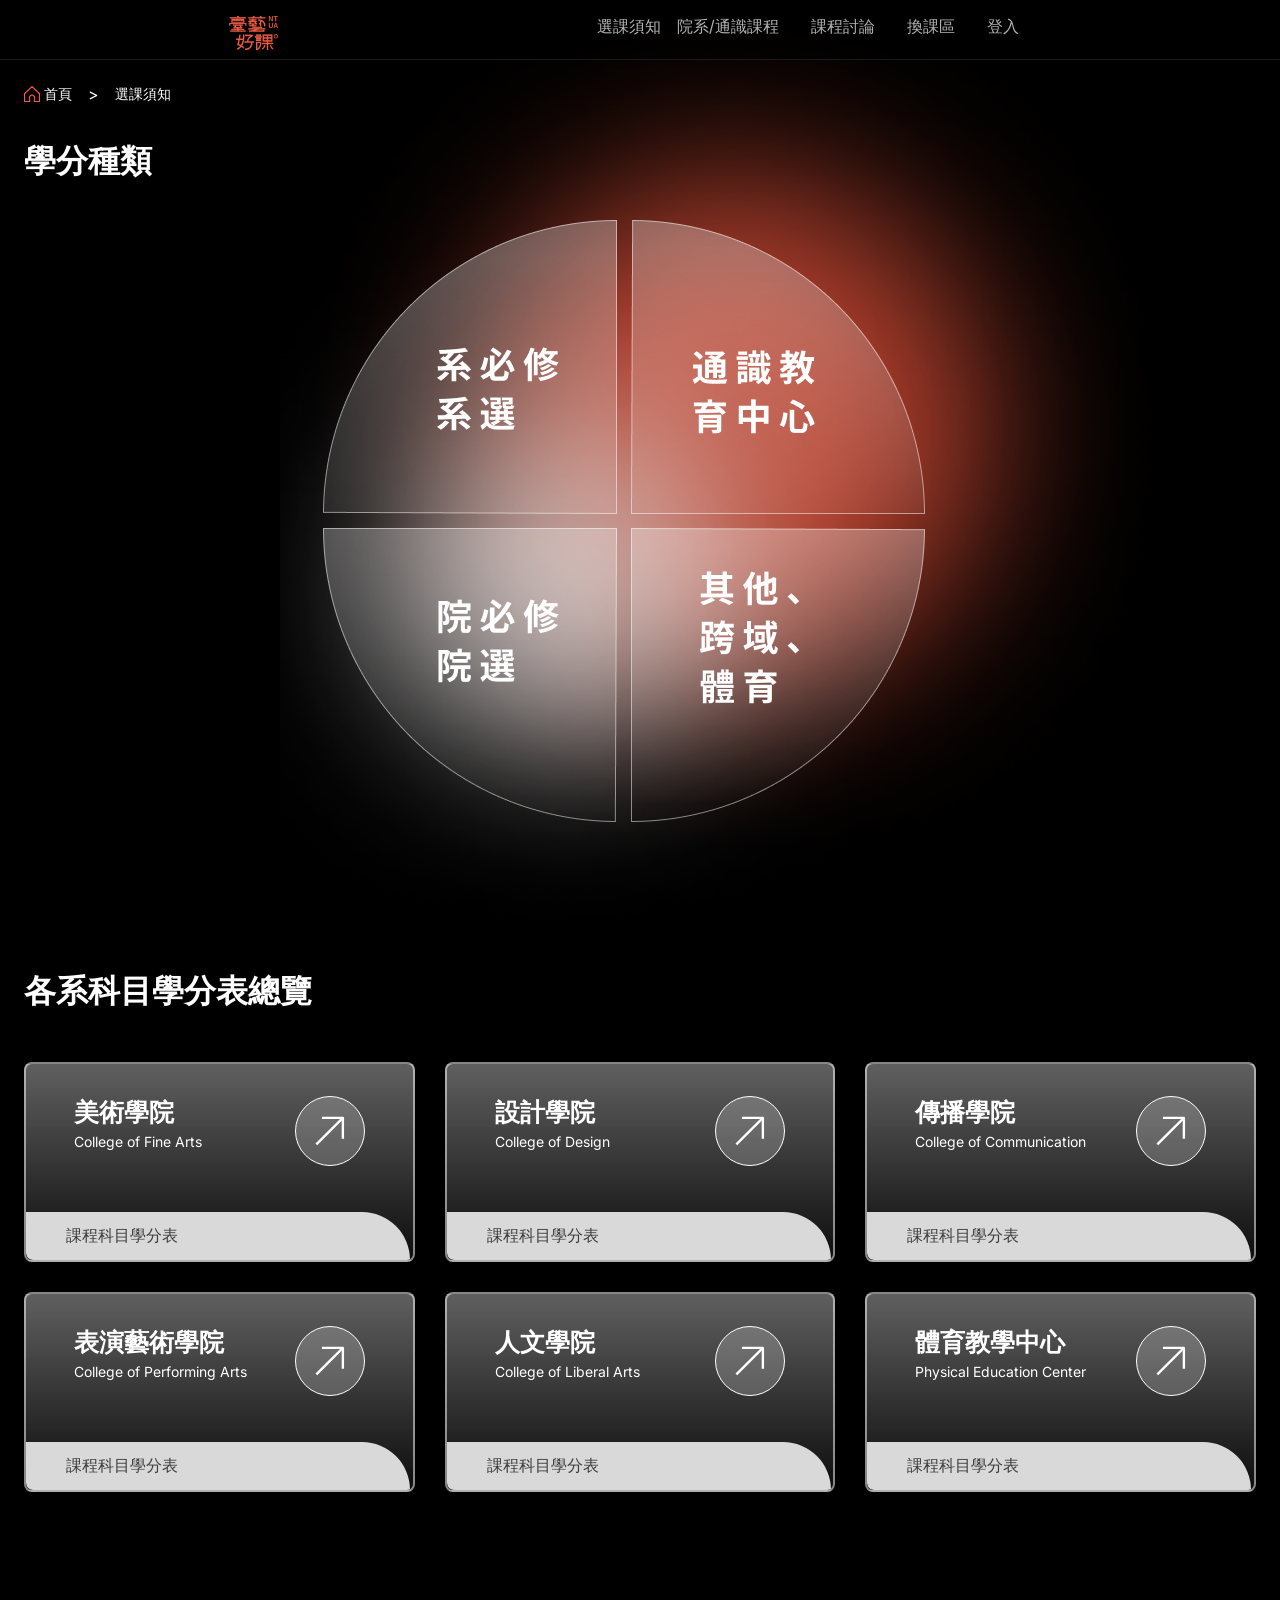
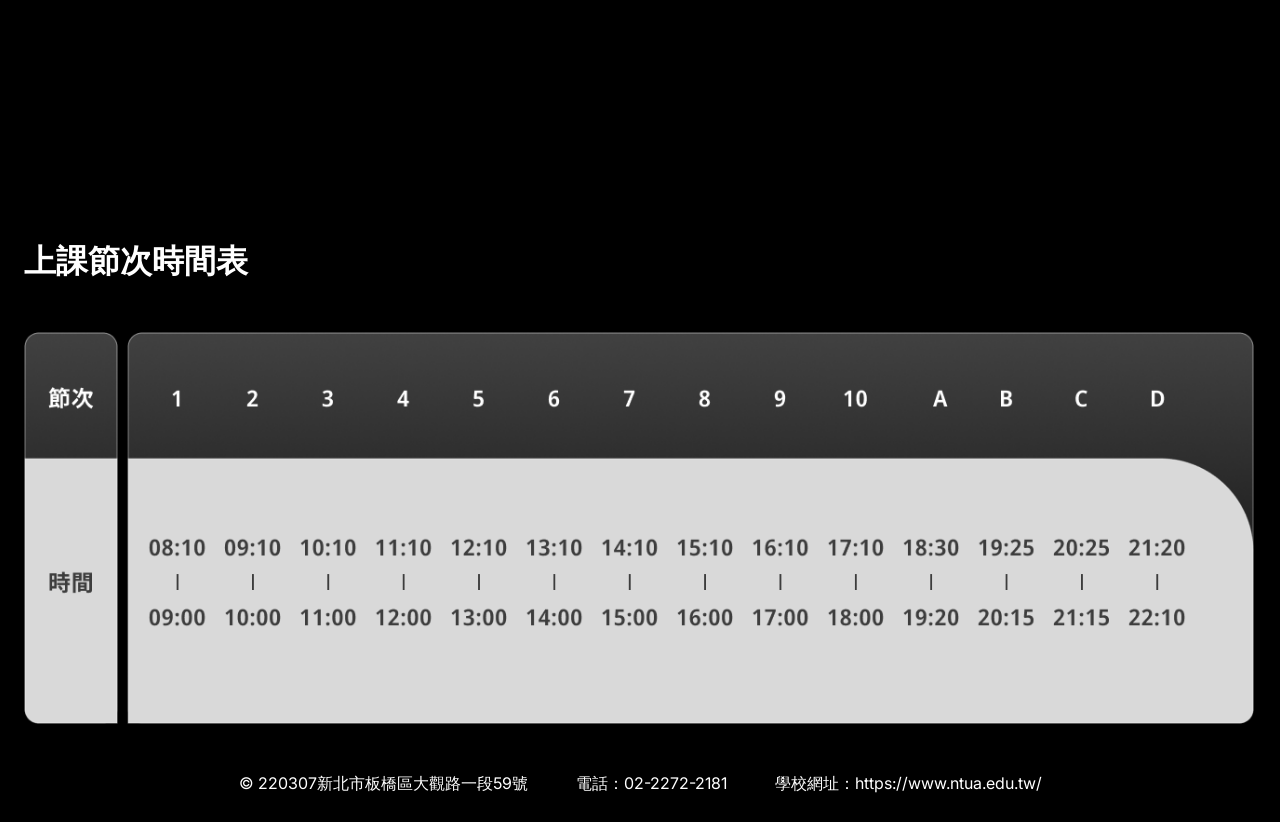
<file: 臺藝好課/page_6.0.html>
<!-- taiyigoodcourse.html -->
<!DOCTYPE html>
<html lang="zh-TW">
  <head>
    <meta charset="UTF-8" />
    <meta name="viewport" content="width=device-width, initial-scale=1.0" />
    <title>臺藝好課_6.0選課須知</title>

    <link rel="icon" href="./img/nav_pic.png"> 

<style>
  /* styles.css */

@import url("https://fonts.googleapis.com/css2?family=Inter:wght@400;500;600;700&display=swap");

* {
  margin: 0;
  padding: 0;
  box-sizing: border-box;
}

body {
  font-family: "Inter", sans-serif;
  background-color: #000;
  color: #fff;
  margin: 0; /* 移除預設的邊距 */
  padding: 0;

  /* 背景設定 */
  background-image: url("./img/goodcourse-bg.png"); /* 替換為你的圖片路徑 */
  background-size: 900px; /* 確保圖片填滿整個畫面 */
  background-repeat: no-repeat; /* 避免圖片重複 */
  background-position: right 100px bottom 70%; /* 將圖片置中 */
  background-attachment: fixed; /* 固定背景 */
  min-height: 100vh;
}

.header {
  display: flex;
  justify-content: space-between;
  align-items: flex-start;
  padding: 1rem 1.5rem;
  border-bottom: 1px solid rgba(255, 255, 255, 0.1);
  position: sticky; /* 或用 position: fixed; */
  top: 0; /* 将导航栏固定到页面顶部 */
  z-index: 1000; /* 确保导航栏始终在前面 */
  background-color: rgba(0, 0, 0, 0.5);
  height: 60px;
  }
  
  .logo {
  font-size: 1.5rem;
  font-weight: bold;
  color: var(--primary-color);
  }
  
  .navbar-logo {
    margin-left: 205px;
  }

  .navbar-logo img {
    width: 50%;
    height: 50%;
  }

  .nav-container {
  display: flex;
  align-items: flex-start;
  margin-right: 205px;
  }
  
  .main-nav {
  display: flex;
  gap: 1rem;
  margin-right: 2rem;
  }
  
  .nav-item {
  position: relative;
  }
  
  .nav-link {
  color: rgba(255, 255, 255, 0.7);
  text-decoration: none;
  transition: color 0.3s;
  }
  
  .nav-link:hover {
  color: var(--text-color);
  }
  
  .dropdown {
  position: fixed;
  top: 30px;
  left: 0;
  background-color: #000000;
  border-radius: 4px;
  box-shadow: 0 2px 10px rgba(0, 0, 0, 0.1);
  opacity: 0;
  visibility: hidden;
  transition: opacity 0.3s, visibility 0.3s;
  }
  
  .nav-item:hover .dropdown {
  opacity: 1;
  visibility: visible;
  }
  
  .dropdown-item {
  display: block;
  padding: 0.5rem 1rem;
  color: rgba(166, 166, 166, 0.7);
  text-decoration: none;
  transition: background-color 0.3s;
  }
  
  .dropdown-item:hover {
  background-color: #242424;
  color: #ffffff;
  }
  
  .search-container {
  position: relative;
  width: 16rem;
  }
  
  .search-input {
  width: 100%;
  padding: 0.5rem 1rem 0.5rem 2.5rem;
  border-radius: 9999px;
  border: 1px solid rgba(255, 255, 255, 0.1);
  background-color: rgba(255, 255, 255, 0.1);
  color: var(--text-color);
  }
  
  .search-icon {
  position: absolute;
  left: 0.75rem;
  top: 50%;
  transform: translateY(-50%);
  color: rgba(255, 255, 255, 0.5);
  }
  


.main-content {
  padding: 1.5rem;
  max-width: 1280px;
  margin: 0 auto;
}

.filters {
  display: flex;
  gap: 1rem;
  margin-bottom: 1.5rem;
}
.credit-sorts {
  display: flex !important;
  justify-content: center !important; /* 水平置中 */
  padding: 1rem 0;
  padding-right: 10rem;
}

.credit-sorts-pic {
  display: block !important; /* 強制設為區塊元素 */
  margin: 0 auto !important; /* 水平置中 */
  padding: 5rem 0;
}
/* 
img {
  width: 60% !important;
} */
.department-credit {
  padding: 3rem 0;
}
.dropdown {
  position: relative;
}

.dropdown-button {
  display: flex;
  align-items: center;
  gap: 0.5rem;
  padding: 0.5rem 1rem;
  background: linear-gradient(to right, #3d3d3d, #2a2a2a);
  border: 1px solid #3f3f46;
  border-radius: 9999px;
  color: #fff;
  font-size: 0.875rem;
  cursor: pointer;
}

.dropdown-icon {
  color: #fff;
}

.dropdown-content {
  display: none;
  position: absolute;
  top: 100%;
  left: 0;
  background: #27272a;
  border-radius: 0.5rem;
  padding: 0.5rem 0;
  min-width: 160px;
  box-shadow: 0 10px 15px -3px rgba(0, 0, 0, 0.1);
}

.dropdown-content a {
  display: block;
  padding: 0.5rem 1rem;
  color: #a1a1aa;
  text-decoration: none;
  font-size: 0.875rem;
}

.dropdown-content a:hover {
  background: #3f3f46;
  color: #fff;
}

.dropdown:hover .dropdown-content {
  display: block;
}

.course-grid {
  display: grid;
  grid-template-columns: repeat(auto-fit, minmax(300px, 1fr));
  gap: 30px;
  align-items: center; /* 垂直置中對齊 */
  margin-bottom: 300px; /* 增加與下方 footer 的距離 */
}

.course-card {
  height: 200px;
  width: 100%; /* 從400px改為100% */
  background: linear-gradient(rgba(255, 255, 255, 0.3), rgba(0, 0, 0, 0.5));
  color: white; /* 文字保持不透明 */
  border-radius: 1rem;
  overflow: hidden;
  border: rgba(255, 255, 255, 0.5) solid 2px;
  cursor: pointer;
}

.course-card:hover {
  background: linear-gradient(
    to bottom,
    rgba(252, 90, 64, 1) 0%,
    rgba(0, 0, 0, 0) 70%
  );
}

.course-content {
  padding: 1rem 2rem;
  display: flex;
  justify-content: space-between;
}

.course-header {
  display: flex;
  justify-content: space-between;
  align-items: flex-start;
}

.course-info h3 {
  font-size: 25px;
  font-weight: 600;
  margin-bottom: 0.25rem;
}

.course-info p {
  color: #ffffff;
  font-size: 0.875rem;
}

.course-button {
  width: 70px;
  height: 70px;
  background: rgba(255, 255, 255, 0.2);
  border: 1px solid #fff;
  border-radius: 50%;
  display: flex;
  align-items: center;
  justify-content: center;
  cursor: pointer;
}

.course-button svg {
  width: 30px;
  height: 30px;
  stroke: 0.1px #fff;
}

.course-rating {
  height: 57px;
  background: #fff;
  padding: 1rem 1.8rem;
  border-radius: 0 8rem 1rem 1rem;
  display: flex;
  gap: 8px;
  align-items: center;
}

.rating-content {
  display: flex;
  align-items: center;
  gap: 0.25rem;
}

.stars {
  display: flex;
  gap: 0.5rem;
}

.star {
  width: 20px;
  height: 20px;
  fill: #ff5d5d;
}

.rating-value {
  font-size: 0.875rem;
  color: #000;
}

.rating-count {
  font-size: 0.875rem;
  color: #71717a;
  margin-left: 0.25rem;
}

.modal {
  position: fixed;
  z-index: 1000;
  left: 0;
  top: 0;
  width: 100%;
  height: 100%;
  background-color: rgba(0, 0, 0, 0.5);
  backdrop-filter: blur(5px);
  display: flex;
  align-items: center;
  justify-content: center;
}

.modal-content {
  background-color: #fff;
  border-radius: 15px;
  width: 800px;
  position: relative;
}

.close {
  color: #aaa;
  float: right;
  font-size: 28px;
  font-weight: bold;
  cursor: pointer;
  position: absolute;
  right: 24px;
  top: 24px;
}

.close:hover,
.close:focus {
  color: #000;
  text-decoration: none;
  cursor: pointer;
}

.modal-body {
  padding: 48px;
}

.course-department {
  color: #666;
  margin-bottom: 16px;
}

.course-title {
  font-size: 24px;
  font-weight: 600;
  color: #000;
  margin-bottom: 8px;
}

.course-rating02 {
  display: flex;
  align-items: center;
  gap: 8px;
  margin-bottom: 24px;
  color: #ff5d5d;
}

.modal .star {
  fill: currentColor; /* 使用JS設定的顏色 */
  justify-content: flex-start; /* 根據需要調整對齊方式 */
}

.rating-value {
  font-size: 14px;
  color: #000;
}

.rating-count {
  font-size: 14px;
  color: #666;
  margin-left: 0.25rem;
}

.course-description {
  color: #666;
  margin-bottom: 24px;
}

.see-more {
  display: flex;
  justify-content: flex-end;
}

.see-more button {
  display: flex;
  align-items: center;
  gap: 8px;
  background: none;
  border: none;
  color: #666;
  cursor: pointer;
  font-size: 14px;
}

.see-more button:hover {
  color: #000;
}

.bread {
  display: flex;
  align-items: center; /* 垂直居中對齊 */
  gap: 8px; /* 每個元素的間距 */
  font-size: 14px; /* 調整文字大小 */
  color: white; /* 文字顏色 */
}

.breadcrumb-item {
  display: flex;
  align-items: center; /* 確保圖標與文字垂直居中 */
  text-decoration: none; /* 去掉超連結下劃線 */
  color: inherit; /* 繼承父容器文字顏色 */
}

.breadcrumb-item img {
  width: 16px; /* 調整圖標大小 */
  height: 16px;
  margin-right: 4px; /* 圖標和文字的間距 */
}

.breadcrumb-separator {
  color: white; /* 分隔符顏色 */
  margin: 0 8px; /* 分隔符的間距 */
  font-size: 16px;
}

.main-footer {
  height: 100px;
  width: auto;
  display: flex;
  justify-content: center; /* 水平置中 */
  background-color: black; /* 背景色，與圖三一致 */
  padding: 10px 0; /* 上下內邊距 */
  color: white; /* 文字顏色為白色 */
  font-size: 17px; /* 調整文字大小 */
}

footer {
  background-color: black;  /* 黑色底色 */
  color: white;             /* 白色文字 */
  text-align: center;       /* 文字置中 */
  padding: 5px 0;          /* 上下內邊距 */        /* 固定在頁面底部 */
  bottom: 0;
  width: 100%;              /* 佔滿整個頁面寬度 */
  height: 70px;
}

footer p {
  margin: 16px 0px;
}
.course-teacher {
  color: #000;
}
.course-schedule {
  color: #000;
}

.course-card {
  display: block; /* 確保卡片顯示 */
  background-color: rgba(255, 255, 255, 0.1); /* 可選：設置背景 */
  border-radius: 8px; /* 可選：卡片圓角 */
  padding: 1rem; /* 可選：內邊距 */
  color: #fff; /* 確保文字可見 */
  position: relative;
  min-height: 200px;
}
.course-info-text {
  position: absolute;
  left: 0;
  bottom: 0;
  background-color: #d9d9d9;
  color: #3d3d3d;
  padding: 5px 60% 5px 40px;
  border-radius: 0px 100px 0px 15px;
}
.course-info-text p {
  font-size: 1rem; /* 調整文字大小 */
  color: #3d3d3d; /* 文字顏色 */
  text-align: left; /* 可選：文字置中 */
  margin: 8px 0;
}
.schedule-time h1 {
  padding: 3rem 0;
}

</style>

  </head>
  <body>
    <div class="min-h-screen bg-black text-white">
      <header class="header">
        <div class="navbar-logo">
          <a href="index.html">
        <img src="./img/nav_pic.png">
      </a>
        </div>
        <div class="nav-container">
          <nav class="main-nav">
            <div class="nav-item">
              <a href="page_6.0.html" class="nav-link">選課須知</a>
            </div>
  
            <div class="nav-item">
              <a href="page_3.0.html" class="nav-link">院系/通識課程</a>
              <div class="dropdown">
                <a href="page_3.0.html" class="dropdown-item">設計學院</a>
                <a href="page_3.0.html" class="dropdown-item">美術學院</a>
                <a href="page_3.0.html" class="dropdown-item">傳播學院</a>
                <a href="page_3.0.html" class="dropdown-item">表演學院</a>
                <a href="page_3.0.html" class="dropdown-item">人文學院</a>
                <a href="page_3.0.html" class="dropdown-item">體育學院</a>
              </div>
            </div>
            <div class="nav-item">
              <a href="./page_3.2.html" class="nav-link">&nbsp;&nbsp;&nbsp;&nbsp;課程討論</a>
              <div class="dropdown">
                <a href="./page_1.1.html" class="dropdown-item">討論區</a>
                <a href="page_2.0.html" class="dropdown-item">最高評價</a>
                <a href="page_1.0.html" class="dropdown-item">熱門討論</a>
              </div>
            </div>
            <div class="nav-item">
                <a href="./page_4.0.html" class="nav-link">換課區</a>
                <div class="dropdown">
                  <a href="./page_4.0.html" class="dropdown-item">許願</a>
                  <a href="./page_4.1.html" class="dropdown-item">交換</a>
                </div>
              </div>
            <a href="page_5.0.html" class="nav-link">登入</a>
          </nav>
  
        </div>
      </header>

      <main class="main-content">
        <div class="bread">
          <a href="#" class="breadcrumb-item">
            <img src="./img/home.png" alt="Home Icon" />
            <span>首頁</span>
          </a>
          <span class="breadcrumb-separator">></span>
          <a href="#" class="breadcrumb-item">
            <span>選課須知</span>
          </a>
        </div>
        <br />

        <div class="credit-sorts">
          <div class="sorts-text">
            <h1>學分種類</h1>
          </div>
          <div class="credit-sorts-pic">
            <img src="./img/sorts.png" />
            <style>
              .credit-sorts-pic img {
                width: 100%;
              }
            </style>
          </div>
        </div>

        <div class="department-credit">
          <h1>各系科目學分表總覽</h1>
        </div>

        <div id="course-list" class="course-grid">
          <!-- Course cards will be dynamically generated -->
        </div>
        <div class="schedule-time">
          <h1>上課節次時間表</h1>
          <img src="./img/schedule.png" />
          <style>
            div img {
              width: 1230px;
            }
          </style>
        </div>
      </main>
    </div>

    <!-- 課程詳情彈出視窗 -->
    <div id="courseModal" class="modal" style="display: none" >
      <div class="modal-content">
        <span class="close">&times;</span>
        <div class="modal-body">
          <div class="course-department"></div>
          <h2 class="course-title"></h2>
          <div class="course-rating02">
            <div class="stars"></div>
            <span class="rating-value"></span>
            <span class="rating-count"></span>
            <div class="course-teacher"></div>
            <div class="course-schedule"></div>
          </div>
          <p class="course-description" onclick="location.href='https://aca.ntua.edu.tw/catalog.aspx?ca=209';"></p>
          <div class="see-more">
            <button onclick="location.href='https://aca.ntua.edu.tw/catalog.aspx?ca=209';">
              點此前往連結
              <svg
                width="24"
                height="24"
                viewBox="0 0 24 24"
                fill="none"
                stroke="currentColor"
                stroke-width="2"
                stroke-linecap="round"
                stroke-linejoin="round"
              >
                <path d="M5 12h14M12 5l7 7-7 7" />
              </svg>
            </button>
          </div>
        </div>
      </div>
    </div>

    <footer>
      <p>&copy; 220307新北市板橋區大觀路一段59號&nbsp;&nbsp;&nbsp;&nbsp;&nbsp;&nbsp;&nbsp;&nbsp;&nbsp;&nbsp;&nbsp;&nbsp;電話：02-2272-2181&nbsp;&nbsp;&nbsp;&nbsp;&nbsp;&nbsp;&nbsp;&nbsp;&nbsp;&nbsp;&nbsp;&nbsp;學校網址：https://www.ntua.edu.tw/</p>
    </footer>


    <script src="./js/6.0.js"></script>
  </body>
</html>
</file>
<file: 臺藝好課/css/main.css>
/* 不完整尚未寫hover */
body {
  font-family: "Inter", sans-serif;
  background: url(../img/bg.png);
  color: #fff;
  min-height: 100vh;
  padding-top: 50px; /* 为导航栏预留空间 */
}

/*最後nav*/
.header {
  display: flex;
  justify-content: space-between;
  align-items: center;
  padding: 1rem 1.5rem;
  border-bottom: 1px solid rgba(255, 255, 255, 0.1);
  position: sticky; /* 或用 position: fixed; */
  top: 0; /* 将导航栏固定到页面顶部 */
  z-index: 1000; /* 确保导航栏始终在前面 */
  background-color: rgba(0, 0, 0, 0.5);
  }
  
  .logo {
  font-size: 1.5rem;
  font-weight: bold;
  color: var(--primary-color);
  }
  
  .navbar-logo {
    margin-left: 190px;
  }

  .navbar-logo img {
    width: 50%;
    height: 50%;
  }

  .nav-container {
  display: flex;
  align-items: center;
  margin-right: 205px;
  }
  
  .main-nav {
  display: flex;
  gap: 1.5rem;
  margin-right: 2rem;
  }
  
  .nav-item {
  position: relative;
  }
  
  .nav-link {
  color: rgba(255, 255, 255, 0.7);
  text-decoration: none;
  transition: color 0.3s;
  }
  
  .nav-link:hover {
  color: var(--text-color);
  }
  
  .dropdown {
  position: absolute;
  top: 100%;
  left: 0;
  width: 200px;
  background-color: #000000;
  border-radius: 4px;
  box-shadow: 0 2px 10px rgba(0, 0, 0, 0.1);
  opacity: 0;
  visibility: hidden;
  transition: opacity 0.3s, visibility 0.3s;
  }
  
  .nav-item:hover .dropdown {
  opacity: 1;
  visibility: visible;
  }
  
  .dropdown-item {
  display: block;
  padding: 0.5rem 1rem;
  color: rgba(166, 166, 166, 0.7);
  text-decoration: none;
  transition: background-color 0.3s;
  }
  
  .dropdown-item:hover {
  background-color: #242424;
  color: #ffffff;
  }
  
  .search-container {
  position: relative;
  width: 16rem;
  }
  
  .search-input {
  width: 100%;
  padding: 0.5rem 1rem 0.5rem 2.5rem;
  border-radius: 9999px;
  border: 1px solid rgba(255, 255, 255, 0.1);
  background-color: rgba(255, 255, 255, 0.1);
  color: var(--text-color);
  }
  
  .search-icon {
  position: absolute;
  left: 0.75rem;
  top: 50%;
  transform: translateY(-50%);
  color: rgba(255, 255, 255, 0.5);
  }
  
/*上面是 最終nav*/


/*下面是裸女  */   
    /* 不完整尚未寫hover */
.nudewomen_words {
  display: flex;
  /* 水平置中 */
  justify-content: center;
  /* 垂直置中 */
  align-items: center;
  margin: auto;
  width: 1320px;
  height: 680px;
  font-size: 12px;
  background: center/cover url(../img/nudewomen3.png);
  -webkit-background-clip: text;
  background-clip: text;
  overflow: hidden;
  color: transparent;
  filter: grayscale(1) brightness(1.5);
  mix-blend-mode: hard-light;
}
.start_wrapper {
  text-align: center;
  padding: 15px;
}
button {
  background-color: transparent; /* 移除背景顏色 */
  border: none; /* 移除邊框 */
  padding: 0; /* 移除內間距 */
  cursor: pointer; /* 設置鼠標樣式 */
}
.button_wrapper {
  text-align: center;
  background-color: transparent;
}





/*下面是檔案夾css樣式*/
:root {
  --active-color: rgba(252, 90, 64, 1);
  --inactive-color: rgba(217, 217, 217, 1);
  --text-color: #333;
  --active-text: #fff;
  --background: #000;
  --dark-bg: #222;
  --border-radius: 8px;
}

body {
  margin: 0;
  padding: 20px;
  background: url(../img/bg.png);
  font-family: -apple-system, BlinkMacSystemFont, "Segoe UI", Roboto,
    "Helvetica Neue", Arial, sans-serif;
}

.folders-container {
  max-width: 1200px;
  margin: 0 auto;
  padding: 20px;
  position: relative;
}

.folder {
  z-index: 1;
  position: relative;
  margin-bottom: 10px; /* 減少重疊 */
  transition: margin-bottom 0.3s ease;
}

.folder.active {
  z-index: 10;
  margin-bottom: 200px; /* 為展開的內容提供空間 */
}

.folder:not(.active) {
  z-index: 1;
}

.tab-container {
  position: relative;
  display: inline-block;
  min-width: 400px;
  cursor: pointer;
}

.tab {
  background: var(--inactive-color);
  padding: 20px 30px;
  position: relative;
  border-radius: 20px 20px 0px 0px;
  box-shadow: 0 4px 4px 6px rgba(0, 0, 0, 0.3);
}

.tab::after {
  content: "";
  position: absolute;
  top: 100%;
  left: 0;
  right: 30px;
  height: 140px;
  width: 1200px;
  background: var(--inactive-color);
  border-top-right-radius: 35px;
  box-shadow: 0 4px 4px 6px rgba(0, 0, 0, 0.3);
}

.folder.active .tab,
.folder.active .tab::after {
  background: var(--active-color);
  color: var(--active-text);
}

.tab .zh {
  display: inline-block;
  font-size: 20px;
  font-weight: 500;
  color: rgba(61, 61, 61, 1);
  margin-bottom: 4px;
}

.tab .en {
  display: inline-block;
  font-size: 20px;
  opacity: 0.8;
  font-weight: 500;
  color: rgba(138, 138, 138, 1);
  margin: 4px;
}

.content {
  background: var(--active-color);
  padding: 90px;
  border-radius: 35px;
  color: var(--active-text);
  position: absolute;
  top: 100%;
  left: 0;
  right: 0;
  display: none;
  box-shadow: 0 4px 6px rgba(0, 0, 0, 0.1);
  z-index: 5;
}

.folder.active .content {
  display: block;
}

.departments {
  margin-bottom: 30px;
  padding-left: 20px;
}

.departments div {
  margin: 12px 0;
  font-size: 16px;
  font-weight: 500;
}

.description {
  font-size: 14px;
  line-height: 1.8;
  margin-bottom: 40px;
  padding: 0 20px;
  font-weight: 300;
  height: 100px;
}

.arrow01 {
  position: relative;
  top: 0px;
  left: 1000px;
  bottom: 30px;
  right: 30px;
  width: 30px;
  height: 30px;
  opacity: 0.8;
}

.university-info {
  background: var(--dark-bg);
  border-radius: 35px;
  padding: 80px;
  color: white;
  margin-top: 60px;
  z-index: 100;
  position: relative;
  border: 1px solid var(--active-color);
}

.university-info .title h2 {
  margin: 0;
  font-size: 28px;
  color: var(--active-color);
  font-weight: 500;
}

.university-info .title h3 {
  margin: 8px 0 0;
  font-size: 20px;
  font-weight: normal;
  opacity: 0.8;
}

.university-info .courses {
  margin-top: 30px;
}

.university-info .courses h4 {
  margin: 0;
  font-size: 18px;
  font-weight: 500;
}

.university-info .courses p {
  margin: 10px 0;
  font-size: 14px;
  opacity: 0.8;
  line-height: 1.6;
}

.arrow-bottom {
  position: absolute;
  bottom: 30px;
  right: 30px;
  width: 24px;
  height: 24px;
  border-right: 2px solid var(--active-text);
  border-bottom: 2px solid var(--active-text);
  transform: rotate(45deg);
  opacity: 0.8;
}
.folder:not(.active):hover .tab .en {
  color: rgba(217, 217, 217, 1);
}
.folder.active .tab .en {
  color: rgba(217, 217, 217, 1);
}

.folder:not(.active):hover .tab,
.folder:not(.active):hover .tab::after {
  background: var(--active-color);
  transition: background 0.2s ease;
}

.tab,
.tab::after,
.content {
  transition: all 0.3s ease;
}

/*上面是檔案夾css樣式*/

footer {
  background-color: black;  /* 黑色底色 */
  color: white;             /* 白色文字 */
  text-align: center;       /* 文字置中 */
  padding: 2px 0;          /* 上下內邊距 */
  position: relative;          /* 固定在頁面底部 */
  bottom: -10;
  width: 100%;              /* 佔滿整個頁面寬度 */
}
</file>
